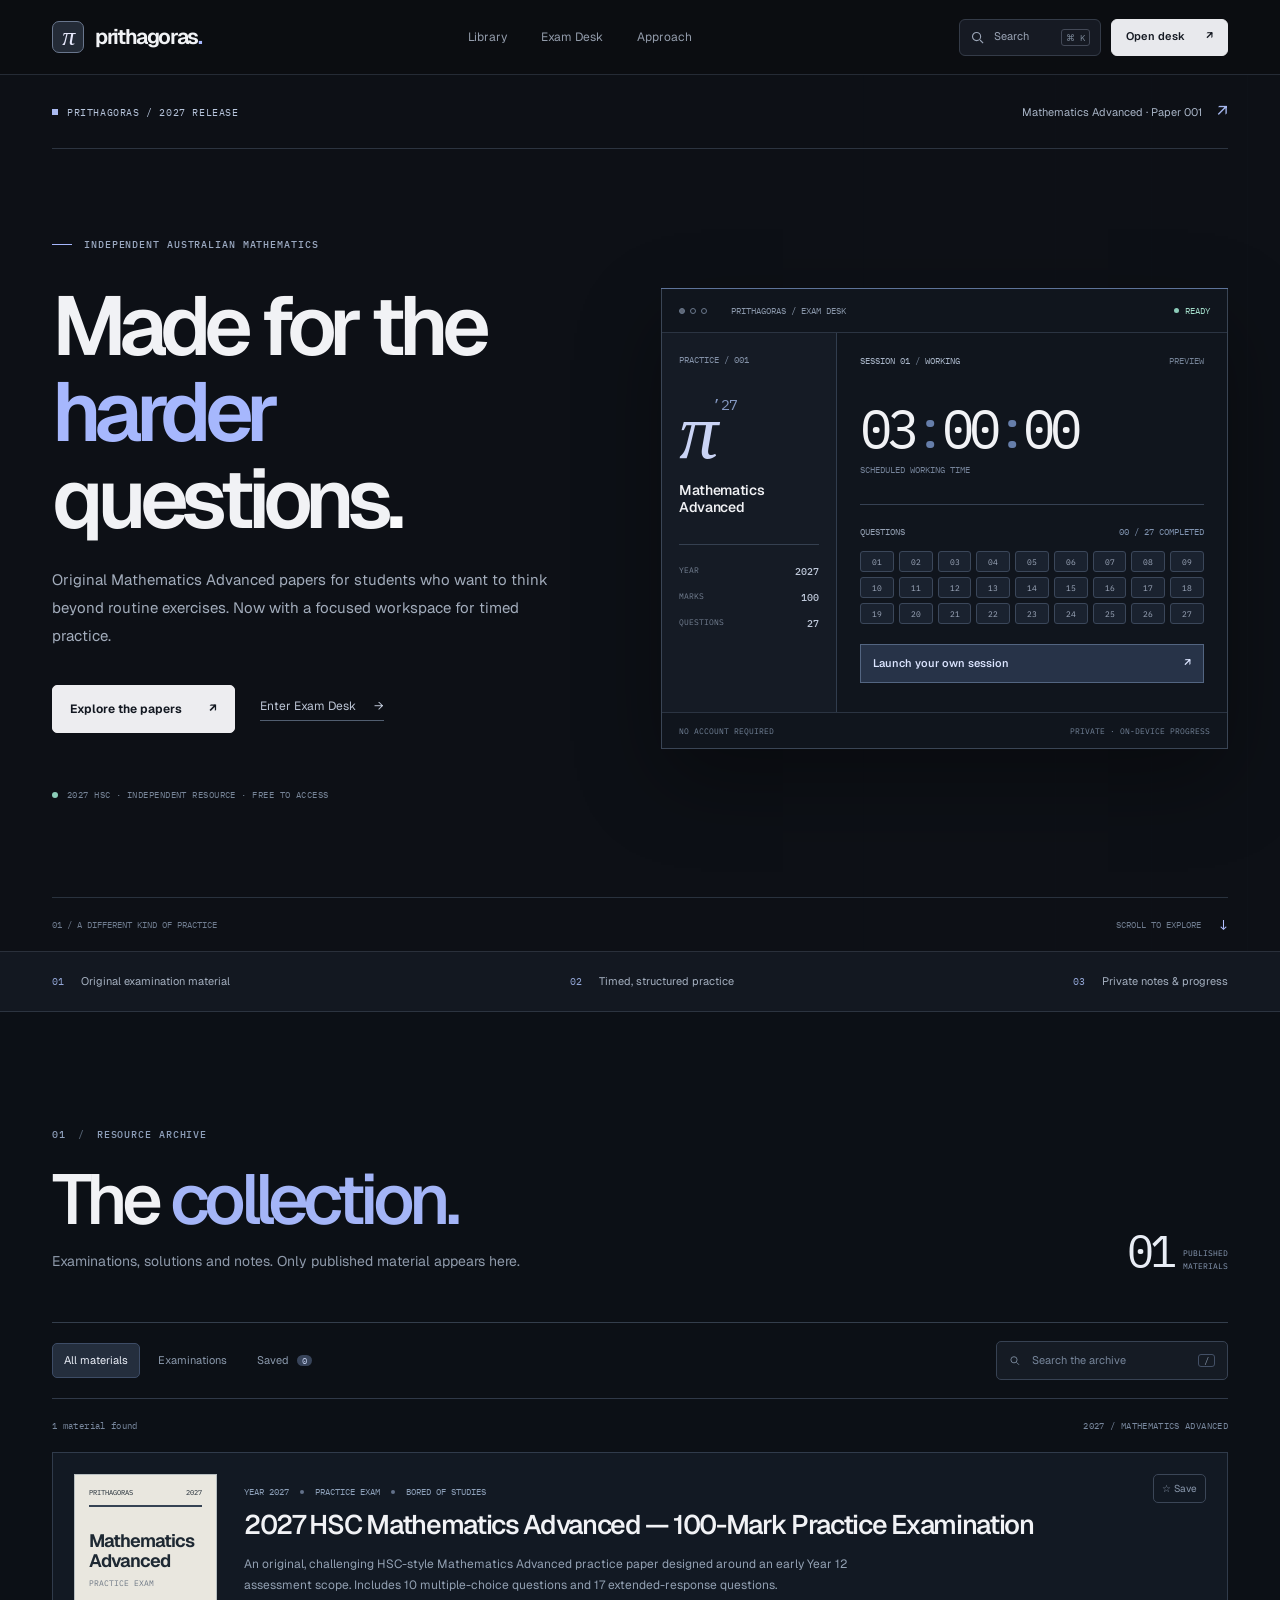
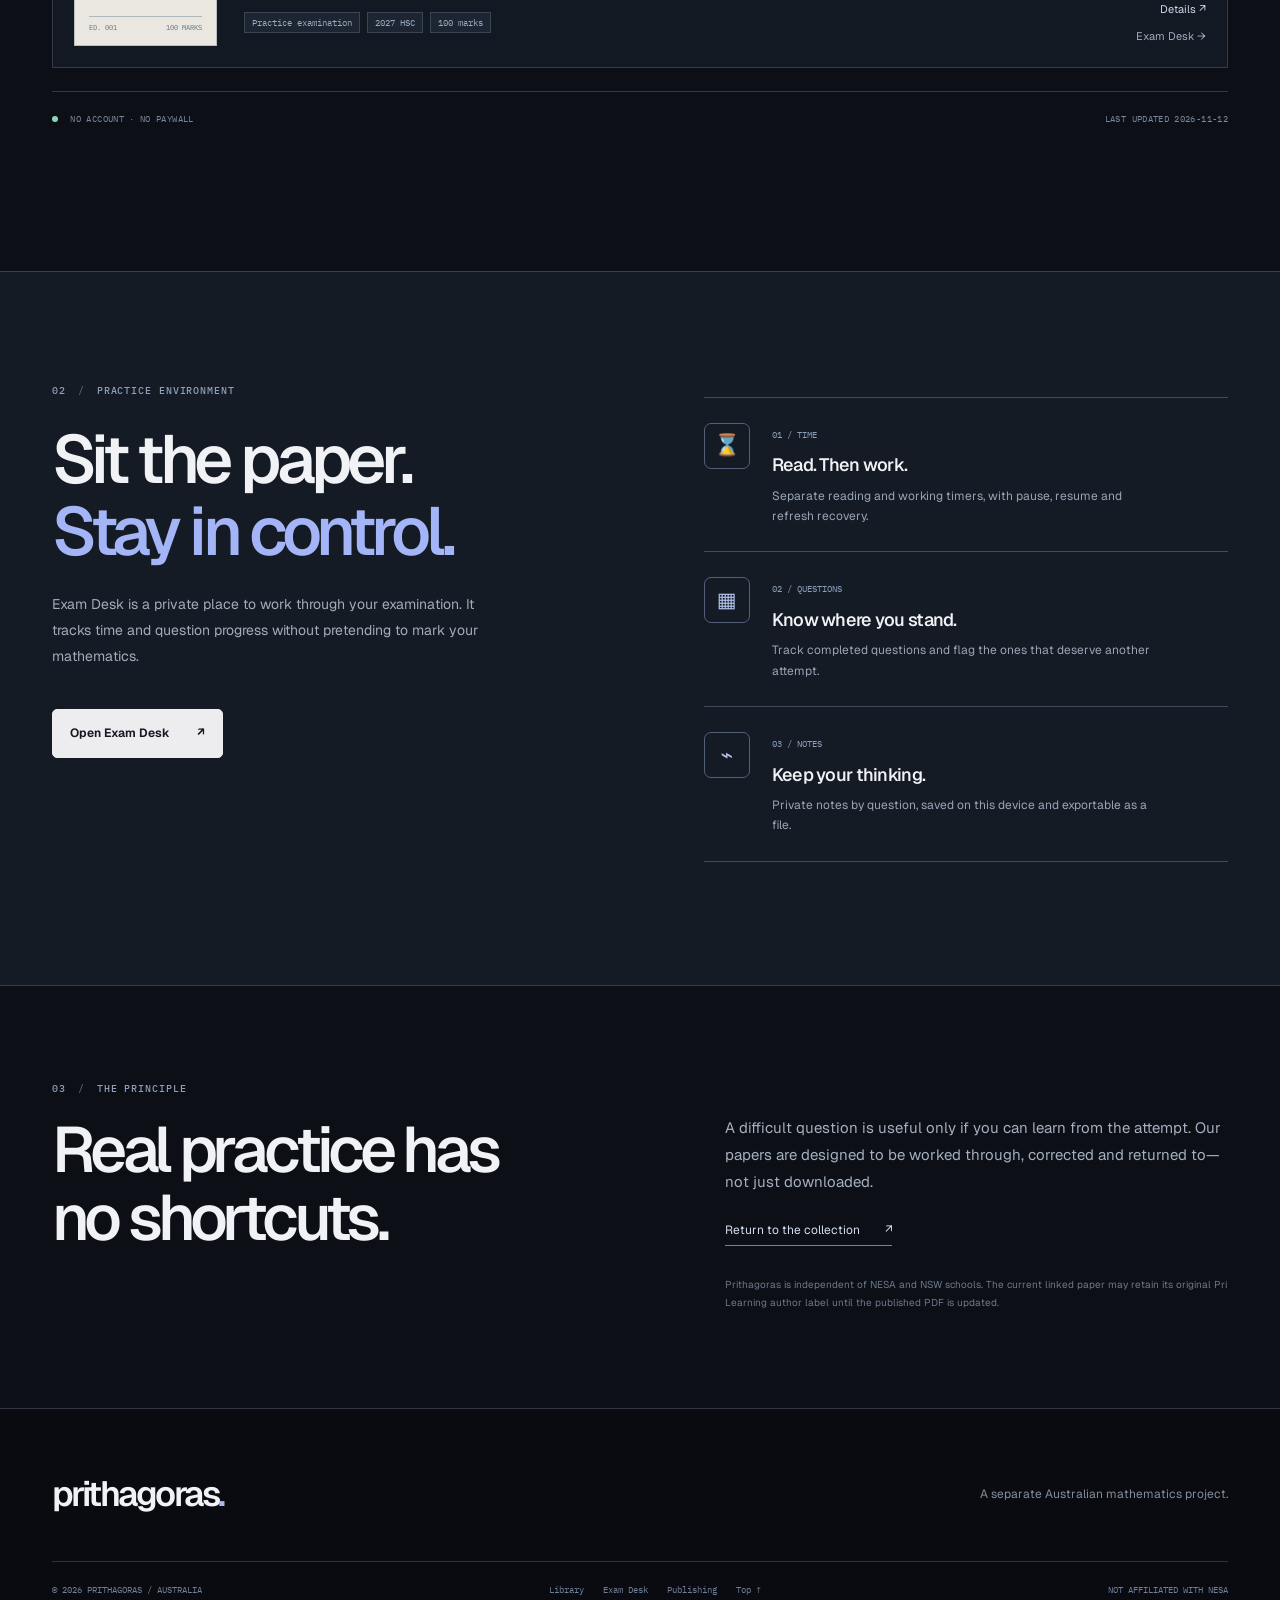
<file: index.html>
<!doctype html>
<html lang="en-AU">
<head>
<meta charset="utf-8"><meta name="viewport" content="width=device-width,initial-scale=1">
<meta name="theme-color" content="#0b0d11">
<meta name="description" content="Prithagoras publishes original, demanding mathematics papers for Australian HSC students. Explore the 2027 Mathematics Advanced paper and practise with a private Exam Desk.">
<meta property="og:title" content="Prithagoras — Made for the harder questions">
<meta property="og:description" content="Original HSC maths papers. A focused exam workspace. Independent Australian mathematics resources.">
<meta property="og:type" content="website">
<link rel="icon" type="image/svg+xml" href="./favicon.svg">
<link rel="preconnect" href="https://fonts.googleapis.com"><link rel="preconnect" href="https://fonts.gstatic.com" crossorigin>
<link href="https://fonts.googleapis.com/css2?family=Geist:wght@400;450;500;550;600;650;700&family=IBM+Plex+Mono:wght@400;500;600&display=swap" rel="stylesheet">
<link rel="stylesheet" href="./styles.css"><script src="./config.js"></script><script src="./script.js" defer></script>
<title>Prithagoras — Made for the harder questions</title>
</head>
<body>
<a href="#library" class="skip-link">Skip to materials</a>
<div class="site">
<header class="header" id="top">
  <div class="container header-inner">
    <a href="./" class="wordmark" aria-label="Prithagoras home"><span class="logo-glyph" aria-hidden="true">π</span><span>prithagoras<span class="brand-dot">.</span></span></a>
    <nav class="main-nav" id="main-nav" aria-label="Primary navigation"><a href="#library">Library</a><a href="#workspace">Exam Desk</a><a href="#principles">Approach</a></nav>
    <div class="nav-actions"><button id="open-search" class="search-trigger" type="button" aria-label="Open search"><svg viewBox="0 0 24 24" aria-hidden="true" fill="none" stroke="currentColor" stroke-width="1.8"><circle cx="10.5" cy="10.5" r="6.5"></circle><path d="m16 16 5 5"></path></svg><span>Search</span><kbd>⌘ K</kbd></button><a class="nav-library" href="./desk.html">Open desk <span>↗</span></a><a class="nav-library" id="app-signin" href="#" hidden>Sign in <span>↗</span></a><button type="button" id="nav-toggle" class="nav-toggle" aria-expanded="false" aria-controls="main-nav" aria-label="Toggle navigation"><span></span><span></span></button></div>
  </div>
</header>
<main>
<section class="hero" aria-labelledby="hero-title">
  <div class="container">
    <div class="release-line"><div><span class="release-square"></span><span>PRITHAGORAS / 2027 RELEASE</span></div><a href="#library">Mathematics Advanced · Paper 001 <span aria-hidden="true">↗</span></a></div>
    <div class="hero-grid">
      <div class="hero-copy">
        <div class="hero-overline"><span class="overline-rule"></span> INDEPENDENT AUSTRALIAN MATHEMATICS</div>
        <h1 id="hero-title">Made for the<br><span>harder</span> questions<span class="hero-stop">.</span></h1>
        <p>Original Mathematics Advanced papers for students who want to think beyond routine exercises. Now with a focused workspace for timed practice.</p>
        <div class="hero-buttons"><a href="#library" class="primary-button">Explore the papers <span>↗</span></a><a href="./desk.html" class="secondary-link">Enter Exam Desk <span>→</span></a></div>
        <div class="hero-footnote"><span class="mini-status-dot"></span> 2027 HSC · INDEPENDENT RESOURCE · FREE TO ACCESS</div>
      </div>
      <div class="hero-workspace" aria-label="Exam Desk preview — open the real workspace to start a practice session">
        <div class="workspace-top"><div class="workspace-window-dots"><i></i><i></i><i></i></div><span>PRITHAGORAS / EXAM DESK</span><span class="workspace-state"><i></i> READY</span></div>
        <div class="workspace-inside">
          <div class="workspace-left">
            <div class="workspace-kicker">PRACTICE / 001</div>
            <div class="workspace-paper-mark">π<span>’27</span></div>
            <div class="workspace-subject">Mathematics<br>Advanced</div>
            <div class="workspace-sep"></div>
            <div class="workspace-property"><span>YEAR</span><b>2027</b></div>
            <div class="workspace-property"><span>MARKS</span><b>100</b></div>
            <div class="workspace-property"><span>QUESTIONS</span><b>27</b></div>
          </div>
          <div class="workspace-right">
            <div class="workspace-internal-head"><span>SESSION 01 <span class="thin-slash">/</span> WORKING</span><span>PREVIEW</span></div>
            <div class="workspace-time">03<span>:</span>00<span>:</span>00</div>
            <div class="workspace-time-label">SCHEDULED WORKING TIME</div>
            <div class="workspace-divider"></div>
            <div class="workspace-question-head"><span>QUESTIONS</span><span>00 / 27 COMPLETED</span></div>
            <div class="workspace-question-grid" aria-hidden="true">
              <span>01</span><span>02</span><span>03</span><span>04</span><span>05</span><span>06</span><span>07</span><span>08</span><span>09</span>
              <span>10</span><span>11</span><span>12</span><span>13</span><span>14</span><span>15</span><span>16</span><span>17</span><span>18</span>
              <span>19</span><span>20</span><span>21</span><span>22</span><span>23</span><span>24</span><span>25</span><span>26</span><span>27</span>
            </div>
            <a href="./desk.html" class="workspace-launch">Launch your own session <span>↗</span></a>
          </div>
        </div>
        <div class="workspace-bottom"><span>NO ACCOUNT REQUIRED</span><span>PRIVATE · ON-DEVICE PROGRESS</span></div>
      </div>
    </div>
    <div class="hero-endline"><span>01 / A DIFFERENT KIND OF PRACTICE</span><span>SCROLL TO EXPLORE <span aria-hidden="true">↓</span></span></div>
  </div>
</section>

<section class="utility-strip"><div class="container utility-inner"><span><i>01</i> Original examination material</span><span><i>02</i> Timed, structured practice</span><span><i>03</i> Private notes & progress</span></div></section>

<section id="library" class="library-section" aria-labelledby="library-heading">
  <div class="container">
    <div class="section-head"><div><div class="section-label">01 <span>/</span> RESOURCE ARCHIVE</div><h2 id="library-heading">The <em>collection.</em></h2><p>Examinations, solutions and notes. Only published material appears here.</p></div><div class="section-count"><strong id="collection-count">01</strong><span>PUBLISHED<br>MATERIALS</span></div></div>
    <div class="library-shell">
      <div class="library-controls"><div class="filter-list" id="library-filters" role="group" aria-label="Resource filters"><button type="button" class="filter-button active" data-filter="all" aria-pressed="true">All materials</button><button type="button" class="filter-button" data-filter="exam" aria-pressed="false">Examinations</button><button type="button" class="filter-button" data-filter="solutions" aria-pressed="false">Solutions</button><button type="button" class="filter-button" data-filter="notes" aria-pressed="false">Notes</button><button type="button" class="filter-button" data-filter="saved" aria-pressed="false">Saved <span class="saved-badge" id="saved-count">0</span></button></div><label class="search-field" for="resource-search"><svg viewBox="0 0 24 24" aria-hidden="true" fill="none" stroke="currentColor" stroke-width="1.75"><circle cx="10.5" cy="10.5" r="6.5"></circle><path d="m16 16 5 5"></path></svg><input type="search" id="resource-search" placeholder="Search the archive" autocomplete="off"><kbd>/</kbd></label></div>
      <div class="library-meta"><span id="results-meta" aria-live="polite">Loading collection…</span><span>2027 / MATHEMATICS ADVANCED</span></div>
      <div class="resource-list" id="resource-list" aria-live="polite"><div class="resource-placeholder">Loading published materials…</div></div>
      <div class="library-footer"><span><i class="live-dot"></i> NO ACCOUNT · NO PAYWALL</span><span>LAST UPDATED <span id="library-updated">—</span></span></div>
    </div>
  </div>
</section>

<section id="workspace" class="product-section" aria-labelledby="workspace-heading">
  <div class="container">
    <div class="section-label">02 <span>/</span> PRACTICE ENVIRONMENT</div>
    <div class="product-grid">
      <div class="product-intro"><h2 id="workspace-heading">Sit the paper.<br><em>Stay in control.</em></h2><p>Exam Desk is a private place to work through your examination. It tracks time and question progress without pretending to mark your mathematics.</p><a href="./desk.html" class="product-button">Open Exam Desk <span>↗</span></a></div>
      <div class="feature-stack">
        <article class="feature-row"><div class="feature-icon">⌛</div><div><span>01 / TIME</span><h3>Read. Then work.</h3><p>Separate reading and working timers, with pause, resume and refresh recovery.</p></div></article>
        <article class="feature-row"><div class="feature-icon">▦</div><div><span>02 / QUESTIONS</span><h3>Know where you stand.</h3><p>Track completed questions and flag the ones that deserve another attempt.</p></div></article>
        <article class="feature-row"><div class="feature-icon">⌁</div><div><span>03 / NOTES</span><h3>Keep your thinking.</h3><p>Private notes by question, saved on this device and exportable as a file.</p></div></article>
      </div>
    </div>
  </div>
</section>

<section id="principles" class="principles-section"><div class="container principles-grid"><div><div class="section-label">03 <span>/</span> THE PRINCIPLE</div><h2>Real practice has<br>no shortcuts.</h2></div><div><p>A difficult question is useful only if you can learn from the attempt. Our papers are designed to be worked through, corrected and returned to—not just downloaded.</p><a href="#library">Return to the collection <span>↗</span></a><small>Prithagoras is independent of NESA and NSW schools. The current linked paper may retain its original Pri Learning author label until the published PDF is updated.</small></div></div></section>
</main>
<footer class="site-footer"><div class="container"><div class="footer-upper"><a href="#top" class="footer-wordmark">prithagoras<span>.</span></a><span>A separate Australian mathematics project.</span></div><div class="footer-lower"><span>© <span id="year">2026</span> PRITHAGORAS / AUSTRALIA</span><div><a href="#library">Library</a><a href="./desk.html">Exam Desk</a><a href="./studio.html">Publishing</a><a href="#top">Top ↑</a></div><span>NOT AFFILIATED WITH NESA</span></div></div></footer>
</div>

<dialog id="command-dialog" class="command-dialog" aria-labelledby="command-title"><div class="command-header"><div id="command-title">SEARCH PRITHAGORAS</div><button type="button" id="close-command" aria-label="Close search">ESC ✕</button></div><label class="command-input" for="command-input"><svg viewBox="0 0 24 24" aria-hidden="true" fill="none" stroke="currentColor" stroke-width="1.8"><circle cx="10.5" cy="10.5" r="6.5"></circle><path d="m16 16 5 5"></path></svg><input id="command-input" type="search" placeholder="Find papers, pages and tools…" autocomplete="off"></label><div class="command-results" id="command-results"></div><div class="command-footer"><span>↑ ↓ to navigate</span><span>↵ select · esc close</span></div></dialog>
<dialog id="resource-dialog" class="detail-dialog" aria-labelledby="detail-title"><div id="resource-dialog-body"></div><button type="button" id="close-resource" class="detail-close" aria-label="Close details">✕</button></dialog>
<div id="toast" class="toast" role="status" aria-live="polite"></div>
</body>
</html>
</file>
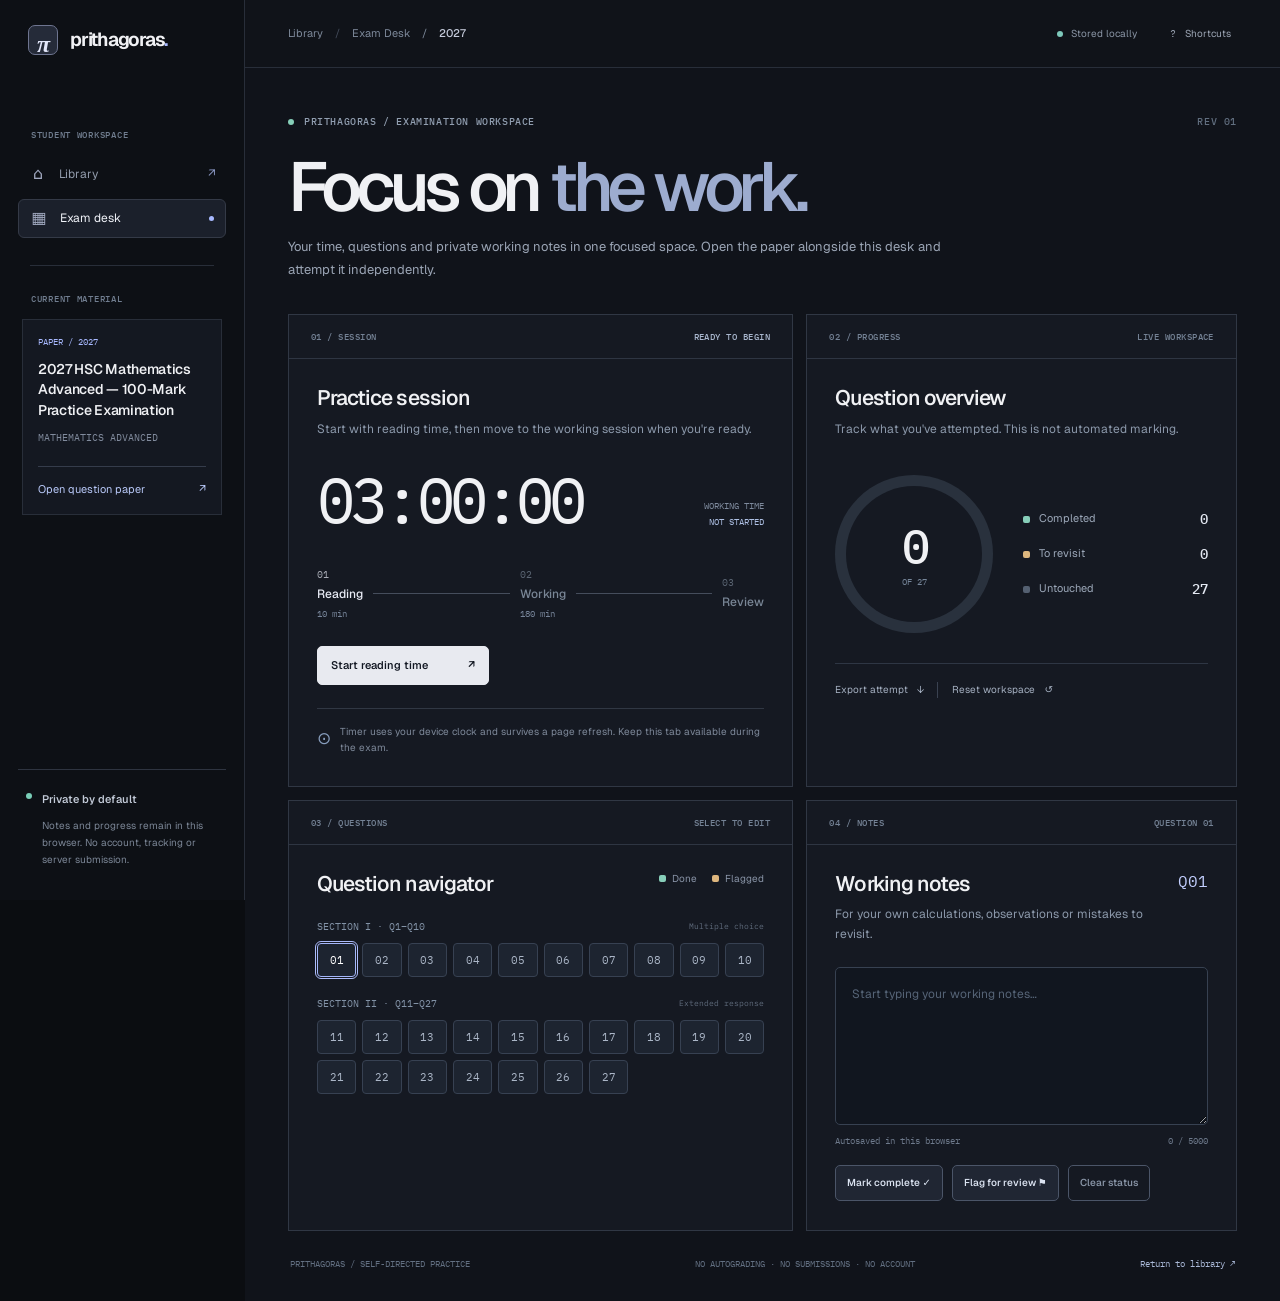
<file: desk.html>
<!doctype html>
<html lang="en-AU">
<head>
<meta charset="utf-8"><meta name="viewport" content="width=device-width,initial-scale=1">
<meta name="theme-color" content="#0b0d11"><meta name="description" content="Prithagoras Exam Desk — a private, focused workspace for timed HSC Mathematics Advanced practice.">
<title>Exam Desk — Prithagoras</title>
<link rel="icon" href="./favicon.svg" type="image/svg+xml">
<link rel="preconnect" href="https://fonts.googleapis.com"><link rel="preconnect" href="https://fonts.gstatic.com" crossorigin>
<link href="https://fonts.googleapis.com/css2?family=Geist:wght@400;450;500;550;600;650;700&family=IBM+Plex+Mono:wght@400;500;600&display=swap" rel="stylesheet">
<link rel="stylesheet" href="./desk.css"><script src="./config.js"></script><script src="./desk.js" type="module"></script>
</head>
<body>
<a class="skip-link" href="#desk-main">Skip to workspace</a>
<div class="desk-shell">
  <aside class="desk-rail" aria-label="Workspace navigation">
    <a class="desk-brand" href="./" aria-label="Prithagoras home"><span class="brand-icon">π</span><span>prithagoras<span class="dot">.</span></span></a>
    <div class="rail-label">STUDENT WORKSPACE</div>
    <nav class="rail-nav"><a href="./" class="rail-item"><span class="rail-icon">⌂</span> Library <span class="rail-arrow">↗</span></a><a class="rail-item active" href="./desk.html"><span class="rail-icon">▦</span> Exam desk <span class="rail-active"></span></a></nav>
    <div class="rail-divider"></div>
    <div class="rail-label">CURRENT MATERIAL</div>
    <div class="rail-paper"><div class="paper-label">PAPER / <span id="rail-year">2027</span></div><strong id="rail-title">Loading examination…</strong><div class="rail-meta" id="rail-meta">MATHEMATICS</div><a id="rail-source" class="rail-source" href="./" target="_blank" rel="noopener noreferrer">Open question paper <span>↗</span></a></div>
    <div class="rail-note"><span class="note-dot"></span><div><strong>Private by default</strong><p>Notes and progress remain in this browser. No account, tracking or server submission.</p></div></div>
  </aside>

  <main id="desk-main" class="desk-main">
    <header class="desk-topbar"><div class="breadcrumb"><a href="./">Library</a><span>/</span><span>Exam Desk</span><span>/</span><strong id="breadcrumb-year">2027</strong></div><div class="topbar-right"><span class="autosave-indicator"><span class="save-dot"></span><span id="save-message">Stored locally</span></span><button class="topbar-shortcut" id="shortcut-button" type="button" title="Show keyboard shortcuts">? <span>Shortcuts</span></button></div></header>
    <div class="desk-content">
      <div class="desk-intro"><div class="eyebrow"><span class="status-pulse"></span> PRITHAGORAS / EXAMINATION WORKSPACE <span class="rev">REV 01</span></div><h1>Focus on <span>the work.</span></h1><p id="desk-description">Your time, questions and private working notes in one focused space. Open the paper alongside this desk and attempt it independently.</p></div>

      <div class="desk-grid">
        <section class="timer-panel" aria-labelledby="session-heading">
          <div class="panel-header"><div class="panel-index">01 / SESSION</div><div class="session-status" id="session-status">READY TO BEGIN</div></div>
          <div class="timer-body">
            <h2 id="session-heading">Practice session</h2>
            <p class="session-subtitle" id="session-subtitle">Start with reading time, then move to the working session when you're ready.</p>
            <div class="timer-unit"><div class="timer-display" id="timer-display" role="timer" aria-live="off">03:00:00</div><div class="timer-side"><span id="timer-label">WORKING TIME</span><span id="timer-mode">NOT STARTED</span></div></div>
            <div class="phase-track" aria-label="Session phases"><div id="reading-phase" class="phase active"><span class="phase-icon">01</span><span>Reading</span><small id="reading-duration">10 min</small></div><div class="phase-line"></div><div id="working-phase" class="phase"><span class="phase-icon">02</span><span>Working</span><small id="working-duration">180 min</small></div><div class="phase-line"></div><div id="review-phase" class="phase"><span class="phase-icon">03</span><span>Review</span></div></div>
            <div class="session-actions"><button type="button" class="button primary" id="start-button">Start reading time <span>↗</span></button><button type="button" class="button secondary" id="pause-button" hidden>Pause</button><button type="button" class="button secondary" id="skip-button" hidden>Start working now →</button><button type="button" class="button secondary" id="finish-button" hidden>Finish attempt</button></div>
            <div class="timer-footnote"><span>⊙</span><span>Timer uses your device clock and survives a page refresh. Keep this tab available during the exam.</span></div>
          </div>
        </section>

        <section class="overview-panel" aria-labelledby="overview-heading">
          <div class="panel-header"><div class="panel-index">02 / PROGRESS</div><div class="panel-aside">LIVE WORKSPACE</div></div>
          <div class="overview-body"><h2 id="overview-heading">Question overview</h2><p>Track what you've attempted. This is not automated marking.</p>
            <div class="progress-display"><div class="progress-ring" id="progress-ring" style="--percent:0"><div class="progress-ring-inner"><strong id="progress-count">0</strong><span>OF <span id="progress-total">27</span></span></div></div><div class="progress-stats"><div><span class="key-dot completed"></span><span>Completed</span><strong id="completed-count">0</strong></div><div><span class="key-dot flagged"></span><span>To revisit</span><strong id="flagged-count">0</strong></div><div><span class="key-dot unseen"></span><span>Untouched</span><strong id="untouched-count">27</strong></div></div></div>
            <div class="overview-actions"><button type="button" id="export-button">Export attempt <span>↓</span></button><button type="button" id="reset-button">Reset workspace <span>↺</span></button></div>
            <p class="panel-aside" id="desk-account-note" hidden>Your notes remain in this browser until you choose to add them to your Prithagoras account. <a id="desk-account-link" href="#">Add them to your account</a></p>
          </div>
        </section>

        <section class="question-panel" aria-labelledby="questions-heading">
          <div class="panel-header"><div class="panel-index">03 / QUESTIONS</div><div class="panel-aside">SELECT TO EDIT</div></div>
          <div class="question-body"><div class="question-heading"><h2 id="questions-heading">Question navigator</h2><div class="question-legend"><span><i class="key-dot completed"></i> Done</span><span><i class="key-dot flagged"></i> Flagged</span></div></div><div id="question-groups" class="question-groups" aria-label="Questions"></div></div>
        </section>

        <section class="notes-panel" aria-labelledby="notes-heading">
          <div class="panel-header"><div class="panel-index">04 / NOTES</div><div class="panel-aside" id="note-question-label">QUESTION 01</div></div>
          <div class="notes-body"><div class="notes-headline"><div><h2 id="notes-heading">Working notes</h2><p>For your own calculations, observations or mistakes to revisit.</p></div><div class="notes-current" id="notes-question">Q01</div></div>
            <textarea id="working-notes" aria-label="Private notes for selected question" maxlength="5000" spellcheck="true" placeholder="Start typing your working notes…"></textarea><div class="notes-footer"><span>Autosaved in this browser</span><span id="note-count">0 / 5000</span></div>
            <div class="notes-actions"><button type="button" id="mark-done" class="button done-button">Mark complete <span>✓</span></button><button type="button" id="mark-flag" class="button flag-button">Flag for review <span>⚑</span></button><button type="button" id="clear-question" class="button clear-button">Clear status</button></div>
          </div>
        </section>
      </div>

      <div class="desk-footer"><span>PRITHAGORAS / SELF-DIRECTED PRACTICE</span><span>NO AUTOGRADING · NO SUBMISSIONS · NO ACCOUNT</span><a href="./">Return to library ↗</a></div>
    </div>
  </main>
</div>
<dialog id="shortcuts-dialog" class="shortcuts-dialog" aria-labelledby="shortcuts-title"><div class="dialog-heading"><h2 id="shortcuts-title">Keyboard shortcuts</h2><button type="button" id="close-shortcuts" aria-label="Close shortcuts">✕</button></div><div class="shortcut-row"><span>Move between questions</span><kbd>←</kbd><kbd>→</kbd></div><div class="shortcut-row"><span>Toggle completed</span><kbd>D</kbd></div><div class="shortcut-row"><span>Toggle flag</span><kbd>F</kbd></div><div class="shortcut-row"><span>Focus note editor</span><kbd>N</kbd></div><div class="shortcut-row"><span>Show shortcuts</span><kbd>?</kbd></div><p>Shortcuts are disabled while you're typing in a field.</p></dialog>
<div class="desk-toast" id="desk-toast" aria-live="polite" role="status"></div>
</body>
</html>
</file>
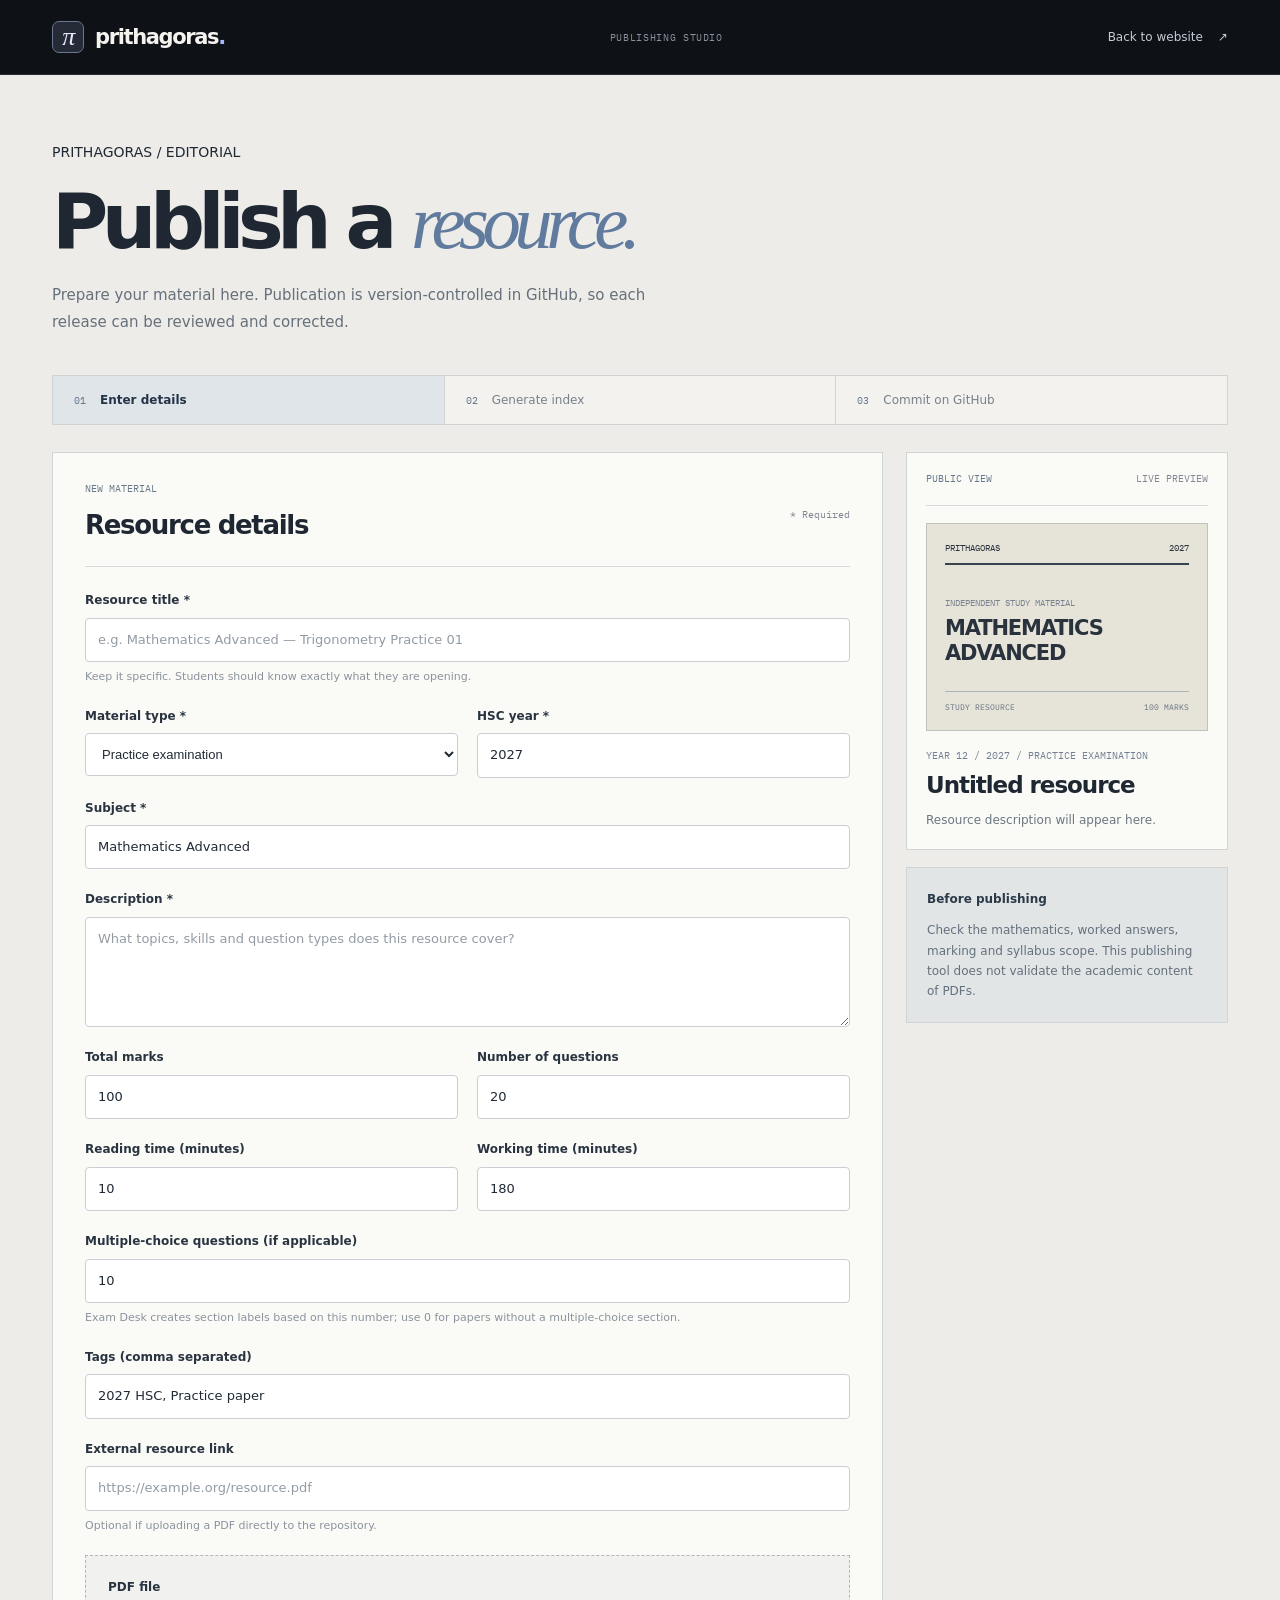
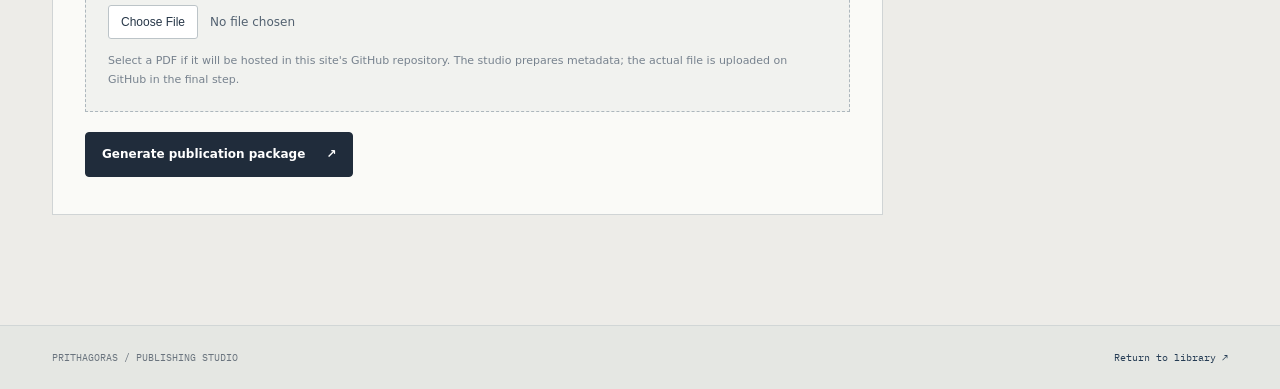
<file: studio.html>
<!doctype html>
<html lang="en-AU">
<head>
<meta charset="utf-8"><meta name="viewport" content="width=device-width,initial-scale=1">
<meta name="robots" content="noindex,nofollow"><meta name="theme-color" content="#0e1116">
<title>Publishing studio — Prithagoras</title>
<link rel="icon" type="image/svg+xml" href="./favicon.svg">
<link rel="preconnect" href="https://fonts.googleapis.com"><link rel="preconnect" href="https://fonts.gstatic.com" crossorigin>
<link href="https://fonts.googleapis.com/css2?family=DM+Sans:wght@400;500;600;700&family=IBM+Plex+Mono:wght@400;500;600&family=Instrument+Serif:ital@0;1&display=swap" rel="stylesheet">
<link rel="stylesheet" href="./styles.css"><link rel="stylesheet" href="./studio.css">
<script src="./studio.js" defer></script>
</head>
<body class="studio-page">
  <header class="header"><div class="container header-inner">
    <a href="./" class="wordmark" aria-label="Prithagoras home"><span class="logo-glyph" aria-hidden="true">π</span><span>prithagoras<span class="brand-dot">.</span></span></a>
    <div class="studio-header-label">PUBLISHING STUDIO</div>
    <a class="studio-header-link" href="./">Back to website <span aria-hidden="true">↗</span></a>
  </div></header>
  <main class="studio-page-main">
    <div class="container">
      <div class="studio-intro">
        <div class="overline">PRITHAGORAS <span class="divider-tick">/</span> EDITORIAL</div>
        <h1>Publish a <em>resource.</em></h1>
        <p>Prepare your material here. Publication is version-controlled in GitHub, so each release can be reviewed and corrected.</p>
      </div>
      <div class="studio-process"><span class="active"><b>01</b> Enter details</span><span><b>02</b> Generate index</span><span><b>03</b> Commit on GitHub</span></div>
      <div class="studio-grid">
        <section class="editor-panel" aria-labelledby="resource-details">
          <div class="panel-heading"><div><div class="overline">NEW MATERIAL</div><h2 id="resource-details">Resource details</h2></div><span>* Required</span></div>
          <form id="resource-form" novalidate>
            <div class="form-field"><label for="r-title">Resource title *</label><input id="r-title" type="text" maxlength="130" required placeholder="e.g. Mathematics Advanced — Trigonometry Practice 01"><small>Keep it specific. Students should know exactly what they are opening.</small></div>
            <div class="field-row">
              <div class="form-field"><label for="r-type">Material type *</label><select id="r-type"><option value="exam">Practice examination</option><option value="solutions">Worked solutions</option><option value="notes">Study notes</option></select></div>
              <div class="form-field"><label for="r-year">HSC year *</label><input id="r-year" type="number" min="2024" max="2035" value="2027" required></div>
            </div>
            <div class="form-field"><label for="r-subject">Subject *</label><input id="r-subject" type="text" value="Mathematics Advanced" maxlength="80" required></div>
            <div class="form-field"><label for="r-description">Description *</label><textarea id="r-description" minlength="25" maxlength="600" rows="4" placeholder="What topics, skills and question types does this resource cover?" required></textarea></div>
            <div class="field-row">
              <div class="form-field"><label for="r-marks">Total marks</label><input id="r-marks" type="number" min="0" max="1000" value="100"></div>
              <div class="form-field"><label for="r-questions">Number of questions</label><input id="r-questions" type="number" min="0" max="500" value="20"></div>
            </div>
            <div id="exam-details" class="exam-details">
              <div class="field-row">
                <div class="form-field"><label for="r-reading">Reading time (minutes)</label><input id="r-reading" type="number" min="0" max="90" value="10"></div>
                <div class="form-field"><label for="r-working">Working time (minutes)</label><input id="r-working" type="number" min="1" max="600" value="180"></div>
              </div>
              <div class="form-field"><label for="r-mcq">Multiple-choice questions (if applicable)</label><input id="r-mcq" type="number" min="0" max="500" value="10"><small>Exam Desk creates section labels based on this number; use 0 for papers without a multiple-choice section.</small></div>
            </div>
            <div class="form-field"><label for="r-tags">Tags (comma separated)</label><input id="r-tags" type="text" value="2027 HSC, Practice paper" maxlength="180"></div>
            <div class="form-field"><label for="r-url">External resource link</label><input id="r-url" type="url" placeholder="https://example.org/resource.pdf"><small>Optional if uploading a PDF directly to the repository.</small></div>
            <div class="upload-zone"><label for="r-file">PDF file</label><input id="r-file" type="file" accept=".pdf,application/pdf"><p id="file-status">Select a PDF if it will be hosted in this site's GitHub repository. The studio prepares metadata; the actual file is uploaded on GitHub in the final step.</p></div>
            <div id="form-errors" class="form-errors" hidden role="alert"></div>
            <button type="submit" class="studio-primary">Generate publication package <span>↗</span></button>
          </form>
        </section>
        <aside class="studio-side">
          <div class="studio-preview">
            <div class="panel-heading"><div class="overline">PUBLIC VIEW</div><span>LIVE PREVIEW</span></div>
            <div class="mini-paper" aria-hidden="true"><div class="mini-paper-top"><span>PRITHAGORAS</span><span>2027</span></div><span class="mini-paper-label">INDEPENDENT STUDY MATERIAL</span><strong id="preview-subject">MATHEMATICS ADVANCED</strong><div class="mini-paper-base"><span>STUDY RESOURCE</span><span id="preview-marks">100 MARKS</span></div></div>
            <div class="preview-kicker" id="preview-kicker">YEAR 12 / 2027 / EXAM</div>
            <h3 id="preview-title">Your resource title</h3>
            <p id="preview-description">Resource description will appear here.</p>
          </div>
          <div class="editor-note"><strong>Before publishing</strong><p>Check the mathematics, worked answers, marking and syllabus scope. This publishing tool does not validate the academic content of PDFs.</p></div>
        </aside>
      </div>
      <section id="publication" class="publication-panel" hidden aria-labelledby="publication-title">
        <div class="overline">NEXT STEP / GITHUB</div>
        <h2 id="publication-title">Ready to publish.</h2>
        <p>Your updated catalogue file is prepared. Only an authorised GitHub collaborator can commit it.</p>
        <ol>
          <li id="upload-step">If you selected a PDF, upload it to the repository's <code>materials/</code> folder, keeping the filename unchanged.</li>
          <li>Copy the complete generated JSON below and replace the contents of <code>resources.json</code> on GitHub.</li>
          <li>Commit your changes. The public site updates when GitHub Pages finishes deploying.</li>
        </ol>
        <div class="publish-actions"><a class="studio-action" href="https://github.com/Priysharan19/prithagoras-web/upload/main/materials" target="_blank" rel="noopener noreferrer">Upload PDF on GitHub ↗</a><a class="studio-action" href="https://github.com/Priysharan19/prithagoras-web/edit/main/resources.json" target="_blank" rel="noopener noreferrer">Edit resources.json ↗</a></div>
        <label for="generated-json">Complete generated resources.json</label>
        <textarea id="generated-json" rows="12" spellcheck="false" readonly></textarea>
        <div class="publish-actions"><button type="button" class="studio-primary" id="copy-json">Copy complete JSON</button><button type="button" class="studio-action" id="download-json">Download JSON ↓</button></div>
        <p class="publish-warning">This studio does not upload documents automatically or store GitHub credentials. If another editor has published since you opened this page, reload and regenerate before committing.</p>
      </section>
    </div>
  </main>
  <footer class="studio-footer"><div class="container"><span>PRITHAGORAS / PUBLISHING STUDIO</span><a href="./">Return to library ↗</a></div></footer>
  <div id="toast" class="toast" role="status" aria-live="polite"></div>
</body>
</html>
</file>
<file: styles.css>
/* PRITHAGORAS / 2027 — purpose-built mathematics interface */
:root{color-scheme:dark;--bg:#0b0d11;--surface:#11151c;--surface2:#161b24;--surface3:#1e2531;--border:#2a303b;--border2:#3a4453;--text:#f1f2f5;--muted:#a0a8b6;--subtle:#6b7585;--accent:#a6b7fd;--green:#88d2be;--mono:"IBM Plex Mono",ui-monospace,monospace;--font:"Geist",Inter,system-ui,sans-serif;--serif:Georgia,serif}
*{box-sizing:border-box}html{scroll-behavior:smooth;scroll-padding-top:80px}body{background:var(--bg);margin:0;color:var(--text);font:400 14px/1.56 var(--font);-webkit-font-smoothing:antialiased}a{color:inherit;text-decoration:none}button,input,textarea{font:inherit}button{cursor:pointer}button:focus-visible,a:focus-visible,input:focus-visible{outline:2px solid var(--accent);outline-offset:3px}::selection{background:#a4b3f3;color:#10131a}.container{max-width:1360px;width:calc(100% - 104px);margin-inline:auto}.skip-link{position:absolute;top:-90px;left:14px;z-index:100;background:white;color:#141a24;padding:10px}.skip-link:focus{top:12px}
.header{position:relative;z-index:20;background:#0b0d11;border-bottom:1px solid #252b35}.header-inner{display:flex;align-items:center;justify-content:space-between;gap:25px;min-height:74px}.wordmark{display:inline-flex;align-items:center;gap:11px;font-size:21px;font-weight:650;letter-spacing:-.065em;flex-shrink:0}.logo-glyph{display:grid;place-items:center;width:32px;height:32px;border:1px solid #69768d;background:#242b37;color:#e7e8fb;border-radius:7px;font:italic 26px Georgia,serif}.brand-dot{color:var(--accent)}.main-nav{display:flex;align-items:center;gap:34px;margin-left:auto;margin-right:auto}.main-nav a{font-size:12px;color:#939cab;transition:color .18s}.main-nav a:hover{color:#fff}.nav-actions{display:flex;align-items:center;gap:10px}.search-trigger{border:1px solid #343b48;border-radius:6px;background:#161a23;color:#9ba5b6;min-width:142px;height:37px;display:flex;align-items:center;gap:9px;padding:0 10px;font-size:11px}.search-trigger svg{width:15px;height:15px}.search-trigger kbd{margin-left:auto;border:1px solid #434957;color:#7c8999;font:9px var(--mono);padding:2px 4px;border-radius:3px}.search-trigger:hover{color:white;background:#202530}.nav-library{display:inline-flex;align-items:center;gap:21px;justify-content:space-between;height:37px;background:#e8e9ed;color:#161b24;font-weight:600;font-size:11px;padding:0 14px;border:1px solid #e8e9ed;border-radius:6px;white-space:nowrap}.nav-library:hover{background:white}.nav-toggle{display:none}
.hero{background:#0d1016;border-bottom:1px solid var(--border);position:relative}.hero:after{content:"";position:absolute;inset:0;pointer-events:none;background-image:linear-gradient(90deg,transparent 99%,rgba(118,135,176,.035) 100%);background-size:96px 96px;mask-image:linear-gradient(90deg,transparent 60%,#000 100%)}.release-line{display:flex;align-items:center;justify-content:space-between;gap:10px;padding-top:24px;padding-bottom:22px;border-bottom:1px solid #2c3440;position:relative;z-index:1}.release-line>div{display:flex;gap:9px;align-items:center;color:#b6c4db;font:10px var(--mono);letter-spacing:.06em}.release-square{width:6px;height:6px;background:#aabaf0}.release-line>a{color:#a8b4c6;font-size:11px;display:flex;gap:15px;align-items:center}.release-line>a:hover{color:white}.release-line>a span{font-size:17px;color:#a6b8ef}.hero-grid{display:grid;grid-template-columns:minmax(0,.96fr) minmax(0,1fr);gap:65px;align-items:center;padding:89px 0 97px;position:relative;z-index:1}.hero-overline,.section-label{color:#9ba9c1;font:500 10px var(--mono);letter-spacing:.09em;display:flex;align-items:center;gap:12px}.overline-rule{width:20px;height:1px;background:var(--accent)}.hero h1{font-weight:600;font-size:clamp(62px,6.5vw,99px);letter-spacing:-.079em;line-height:1.045;margin:32px 0 23px}.hero h1 span:not(.hero-stop){color:var(--accent)}.hero h1 .hero-stop{color:#fafbfc}.hero-copy>p{color:#a2acbb;max-width:510px;font-size:15px;line-height:1.85;margin:0}.hero-buttons{display:flex;align-items:center;gap:25px;margin-top:35px}.primary-button,.product-button{background:#ededf0;color:#131821;font-size:12px;font-weight:650;padding:14px 17px;border:1px solid #ededf0;border-radius:5px;display:inline-flex;gap:27px;align-items:center;justify-content:space-between;transition:background .2s,transform .2s}.primary-button:hover,.product-button:hover{background:white;transform:translateY(-2px)}.secondary-link{color:#bdc6d6;font-size:12px;padding-bottom:5px;border-bottom:1px solid #515e70;display:inline-flex;gap:18px;align-items:center}.secondary-link:hover{color:white}.hero-footnote{display:flex;align-items:center;gap:9px;color:#778598;font:9px var(--mono);letter-spacing:.05em;margin-top:56px}.mini-status-dot{height:6px;width:6px;border-radius:50%;background:#8bcdb8}
.hero-workspace{border:1px solid #3a4555;background:#10151d;box-shadow:0 32px 80px #0005;min-width:0;position:relative}.hero-workspace:before{content:"";position:absolute;inset:-1px;pointer-events:none;border-top:1px solid #5e7399}.workspace-top,.workspace-bottom{display:flex;align-items:center;justify-content:space-between;gap:12px;min-height:44px;padding:0 17px;border-bottom:1px solid #2b3442;color:#8996a9;font:9px var(--mono)}.workspace-top>span:nth-child(2){margin-right:auto}.workspace-window-dots{display:flex;gap:5px;margin-right:12px}.workspace-window-dots i{width:6px;height:6px;border:1px solid #6a788c;border-radius:50%}.workspace-window-dots i:first-child{background:#5d6675}.workspace-state{display:flex;align-items:center;gap:6px;color:#a2dbc9}.workspace-state i{height:5px;width:5px;background:#8ccbb9;border-radius:50%}.workspace-inside{display:grid;grid-template-columns:175px minmax(0,1fr);min-height:379px}.workspace-left{background:#151b25;border-right:1px solid #313d4e;padding:21px 17px}.workspace-kicker{color:#8391a7;font:9px var(--mono)}.workspace-paper-mark{font:italic 78px/.95 Georgia,serif;color:#cad4f5;margin:30px 0 12px;letter-spacing:-.08em}.workspace-paper-mark span{font:15px var(--mono);color:#8498c1;letter-spacing:-.03em;vertical-align:top}.workspace-subject{font-size:14px;line-height:1.25;letter-spacing:-.025em;font-weight:550}.workspace-sep{height:1px;background:#354050;margin:27px 0 20px}.workspace-property{display:flex;justify-content:space-between;gap:12px;margin-bottom:13px}.workspace-property span{color:#737f91;font:8px var(--mono)}.workspace-property b{font:500 10px var(--mono);color:#c0cadb}.workspace-right{padding:22px 23px 18px;min-width:0}.workspace-internal-head,.workspace-question-head{display:flex;justify-content:space-between;gap:9px;color:#a9b6c9;font:9px var(--mono)}.workspace-internal-head span:last-child{color:#738195}.thin-slash{color:#5c6777}.workspace-time{font:400 clamp(40px,4.2vw,61px)/1 var(--mono);letter-spacing:-.09em;margin:36px 0 8px;white-space:nowrap}.workspace-time>span{color:#667eaa}.workspace-time-label{font:9px var(--mono);color:#748298}.workspace-divider{height:1px;background:#364153;margin:29px 0 21px}.workspace-question-head{font-size:9px;color:#939fb2}.workspace-question-head span:last-child{color:#7f92af}.workspace-question-grid{display:grid;grid-template-columns:repeat(9,minmax(0,1fr));gap:5px;margin-top:14px}.workspace-question-grid span{height:21px;min-width:0;display:grid;place-items:center;border:1px solid #3b475a;color:#9faabd;border-radius:3px;background:#1a222f;font:8px var(--mono)}.workspace-launch{margin-top:20px;display:flex;align-items:center;justify-content:space-between;padding:10px 12px;border:1px solid #536581;background:#273348;color:#dce5ff;font-size:11px;font-weight:550}.workspace-launch:hover{background:#35445c}.workspace-bottom{border-top:1px solid #2b3442;border-bottom:0;min-height:36px;font-size:8px;color:#718196}.hero-endline{border-top:1px solid #29323e;display:flex;justify-content:space-between;align-items:center;padding:17px 0;color:#6f7c8f;font:9px var(--mono);position:relative;z-index:1}.hero-endline>span:last-child{display:flex;align-items:center;gap:18px}.hero-endline span span{font-size:15px;color:#b2bfff}
.utility-strip{border-bottom:1px solid #2c3440;background:#131821}.utility-inner{display:flex;justify-content:space-between;gap:18px;padding:21px 0}.utility-inner>span{font-size:11px;color:#a5b0c0}.utility-inner i{font:10px var(--mono);color:#94a7d8;font-style:normal;margin-right:14px}
.library-section{padding:116px 0 126px;background:#0c1016}.section-head{display:flex;align-items:flex-end;justify-content:space-between;gap:25px;margin-bottom:49px}.section-label{color:#8e9fba}.section-label span{color:#536071}.section-head h2,.product-intro h2,.principles-grid h2{font-size:clamp(44px,5.5vw,77px);line-height:1.07;font-weight:550;letter-spacing:-.072em;margin:21px 0 13px}.section-head h2 em,.product-intro h2 em{font-style:normal;color:#a4b5f7}.section-head p{font-size:14px;color:#8f9aab;margin:0}.section-count{display:flex;align-items:flex-end;gap:10px;color:#8899b3}.section-count strong{font:400 45px/1 var(--mono);letter-spacing:-.09em;color:#e9edf5}.section-count span{font:8px/1.6 var(--mono)}
.library-shell{border-top:1px solid #343e4c}.library-controls{display:flex;align-items:center;justify-content:space-between;gap:20px;padding:18px 0;border-bottom:1px solid #303948}.filter-list{display:flex;flex-wrap:wrap;gap:6px}.filter-button{background:transparent;border:1px solid transparent;border-radius:5px;color:#8b99ac;padding:8px 11px;font-size:11px;white-space:nowrap}.filter-button:hover{background:#1a202b;color:white}.filter-button.active{background:#242e3d;color:#ecf0f9;border-color:#3d4c66}.filter-button[hidden]{display:none}.saved-badge{display:inline-flex;justify-content:center;align-items:center;background:#38445a;border-radius:9px;padding:0 5px;margin-left:5px;color:#c0cbea;font:9px var(--mono)}.search-field{display:flex;align-items:center;gap:10px;min-height:39px;max-width:280px;min-width:180px;background:#151b24;border:1px solid #374253;border-radius:5px;padding:0 12px;color:#8796aa}.search-field:focus-within{border-color:#8299c7}.search-field svg{height:15px;width:15px}.search-field input{min-width:0;width:100%;background:transparent;border:0;color:#e0e6f1;font-size:11px;outline:0}.search-field input::placeholder{color:#77869b}.search-field kbd{font:9px var(--mono);border:1px solid #435066;padding:0 5px;border-radius:3px}.library-meta,.library-footer{display:flex;justify-content:space-between;gap:16px;padding:21px 0;color:#78879d;font:9px var(--mono);letter-spacing:.04em}.resource-list{min-height:205px}.resource-card{display:grid;grid-template-columns:143px minmax(0,1fr) auto;gap:27px;align-items:center;min-height:216px;border:1px solid #303b4b;background:#121923;margin-bottom:12px;padding:21px;transition:border-color .2s,transform .2s}.resource-card:hover{border-color:#5e7091;transform:translateY(-1px)}.resource-cover{width:143px;min-height:172px;background:#e9e7df;border:1px solid #b7bec0;color:#1e2933;display:flex;flex-direction:column;padding:13px 14px}.resource-cover-head{display:flex;justify-content:space-between;border-bottom:2px solid #364354;padding-bottom:8px;gap:10px;font:7px var(--mono)}.resource-cover-topic{font-size:18px;line-height:1.12;letter-spacing:-.055em;font-weight:650;margin-top:24px;overflow-wrap:anywhere}.resource-cover-kind{color:#6f7986;font:8px var(--mono);margin-top:7px}.resource-cover-foot{margin-top:auto;display:flex;justify-content:space-between;border-top:1px solid #aeb7ba;padding-top:6px;font:7px var(--mono);color:#647281}.resource-copy{min-width:0}.resource-meta{display:flex;align-items:center;gap:11px;color:#8da0b9;font:9px var(--mono);text-transform:uppercase}.resource-meta .meta-divider{height:4px;width:4px;background:#62718a;border-radius:50%}.resource-title{font-size:clamp(20px,2.1vw,28px);font-weight:550;letter-spacing:-.049em;line-height:1.2;margin:12px 0}.resource-title>a:hover{color:#bccaff}.resource-description{color:#92a0b2;font-size:12px;line-height:1.75;max-width:660px;margin:0}.resource-chips{display:flex;gap:7px;flex-wrap:wrap;margin-top:16px}.resource-chips span{border:1px solid #3b4655;background:#1c2531;padding:4px 7px;font:9px var(--mono);color:#9aaac0}.resource-actions{display:flex;flex-direction:column;align-self:stretch;align-items:flex-end;justify-content:space-between;gap:20px;white-space:nowrap}.resource-save{padding:6px 8px;background:transparent;border:1px solid #3b4657;border-radius:5px;color:#8997ac;font-size:10px}.resource-save:hover,.resource-save.saved{color:#b8c7f9;background:#28344a;border-color:#63749a}.resource-open,.resource-practice{display:flex;gap:11px;align-items:center;font-size:11px;color:#cbd6ec}.resource-open:hover,.resource-practice:hover{color:white}.resource-practice{color:#9facbf}.resource-actions-bottom{display:grid;gap:10px;justify-items:end}
.empty-state,.resource-placeholder{border:1px dashed #3a4658;padding:56px 20px;text-align:center;color:#95a4b7;font-size:12px}.empty-state strong{font-size:17px;display:block;margin-bottom:5px;color:white;font-weight:550}.empty-state button{margin-top:13px;padding:8px 12px;background:#2a3548;border:1px solid #4f627c;color:#e2e9f7;border-radius:4px}.library-footer{border-top:1px solid #303948;margin-top:23px}.live-dot{display:inline-block;height:6px;width:6px;background:#8bd5c0;border-radius:50%;vertical-align:middle;margin-right:7px}
.product-section{padding:112px 0 123px;border-top:1px solid #343e4c;background:#151b24}.product-grid{display:grid;grid-template-columns:1fr minmax(0,.95fr);gap:100px;align-items:start}.product-intro h2{font-size:clamp(47px,5.3vw,73px);margin:26px 0 24px}.product-intro>p{max-width:455px;font-size:14px;line-height:1.85;color:#a2acba}.product-button{margin-top:26px}.feature-stack{border-top:1px solid #404b5b}.feature-row{display:flex;gap:22px;padding:25px 0;border-bottom:1px solid #404b5b}.feature-icon{display:grid;place-items:center;flex-shrink:0;width:46px;height:46px;border:1px solid #536079;border-radius:7px;font-size:21px;color:#b4c2ec}.feature-row>div:last-child>span{font:9px var(--mono);color:#889fbd}.feature-row h3{font-size:18px;font-weight:550;letter-spacing:-.04em;margin:7px 0 6px}.feature-row p{font-size:12px;color:#97a5b7;line-height:1.7;margin:0;max-width:390px}
.principles-section{border-top:1px solid #353c49;background:#0c0f15;padding:96px 0}.principles-grid{display:grid;grid-template-columns:1fr .87fr;gap:95px}.principles-grid h2{font-size:clamp(44px,5vw,67px)}.principles-grid>div:last-child{padding-top:32px}.principles-grid p{font-size:15px;line-height:1.82;color:#a4afbf;max-width:580px;margin:0 0 23px}.principles-grid a{display:inline-flex;gap:25px;border-bottom:1px solid #7182a0;color:#d4def1;padding-bottom:6px;font-size:12px}.principles-grid small{display:block;max-width:570px;font-size:10px;color:#6c798b;line-height:1.8;margin-top:30px}
.site-footer{background:#090b10;border-top:1px solid #303743}.footer-upper{display:flex;justify-content:space-between;align-items:center;gap:25px;padding:58px 0 39px;border-bottom:1px solid #2b3340}.footer-wordmark{font-size:35px;font-weight:600;letter-spacing:-.072em}.footer-wordmark span{color:var(--accent)}.footer-upper>span{font-size:12px;color:#828ea0}.footer-lower{display:flex;align-items:center;justify-content:space-between;gap:20px;padding:22px 0 36px;font:9px var(--mono);color:#708098}.footer-lower>div{display:flex;gap:19px}.footer-lower a:hover{color:white}
.command-dialog,.detail-dialog{position:fixed;inset:0;margin:12vh auto auto;width:min(630px,calc(100% - 28px));max-height:80vh;border:1px solid #526077;background:#171d27;color:#eaf0f9;box-shadow:0 30px 100px #000b;border-radius:10px;padding:0;overflow:auto}.command-dialog::backdrop,.detail-dialog::backdrop{background:#05070ac4;backdrop-filter:blur(7px)}.command-header,.command-footer{display:flex;align-items:center;justify-content:space-between;gap:12px;padding:17px 20px;color:#8c9ab0;font:10px var(--mono);border-bottom:1px solid #323c4c}.command-header button{border:0;background:transparent;color:#9faec2;font:10px var(--mono)}.command-input{display:flex;align-items:center;gap:12px;padding:15px 20px;border-bottom:1px solid #323c4c}.command-input svg{width:21px;height:21px;color:#a5b9e8}.command-input input{width:100%;background:transparent;border:0;outline:0;color:white;font-size:17px}.command-input input::placeholder{color:#617187}.command-results{padding:12px;max-height:320px;overflow:auto}.command-group-label{font:9px var(--mono);color:#677e9c;margin:8px 12px 7px}.command-item{width:100%;text-align:left;display:flex;align-items:center;gap:13px;color:#e1e9f6;border:1px solid transparent;border-radius:6px;background:transparent;padding:12px;cursor:pointer}.command-item:hover,.command-item.selected{background:#29364a;border-color:#506487}.command-item-icon{display:grid;place-items:center;width:34px;height:34px;border:1px solid #4b5a70;border-radius:5px;color:#b5c5f7;font:20px Georgia,serif}.command-item>span:nth-child(2){display:flex;flex-direction:column;gap:3px;min-width:0}.command-item strong{font-size:12px;font-weight:550;overflow:hidden;text-overflow:ellipsis;white-space:nowrap}.command-item small{font-size:10px;color:#8e9fb5}.command-item>.command-shortcut{margin-left:auto;color:#889ab0}.command-footer{border-top:1px solid #323c4c;border-bottom:0;font-size:9px}.command-empty{padding:25px;text-align:center;color:#90a0b5;font-size:12px}
.detail-dialog{margin:auto;inset:0;width:min(690px,calc(100% - 30px));max-height:85vh;background:#141a23;border-radius:10px}.detail-head{display:flex;justify-content:space-between;gap:10px;border-bottom:1px solid #394353;padding:23px 28px;color:#9eb0cd;font:10px var(--mono);padding-right:61px}.detail-body{padding:32px 30px 35px}.detail-title{font-size:clamp(26px,3vw,38px);font-weight:550;line-height:1.15;letter-spacing:-.055em;margin:0 0 17px}.detail-desc{color:#a1afc2;line-height:1.8;font-size:13px;max-width:570px}.detail-data{display:grid;grid-template-columns:repeat(3,1fr);border-block:1px solid #354151;margin:27px 0;padding:18px 0;gap:10px}.detail-data strong{display:block;font:400 22px var(--mono);color:#ebeff6;margin-bottom:5px}.detail-data span{font:9px var(--mono);color:#7e91a8}.detail-actions{display:flex;flex-wrap:wrap;gap:10px}.detail-actions>a,.detail-actions button{border:1px solid #566984;background:#26354a;color:#e5edfb;border-radius:5px;padding:12px 15px;font-size:11px;font-weight:550}.detail-actions>a:first-child{background:#eceef5;color:#141923;border-color:#eceef5}.detail-actions>a:hover,.detail-actions button:hover{filter:brightness(1.1)}.detail-note{border-top:1px solid #333e4d;padding-top:15px;color:#8290a5;font-size:10px;line-height:1.8;margin-top:24px}.detail-close{position:absolute;right:18px;top:17px;background:transparent;border:1px solid #4c596b;border-radius:4px;color:#b3bfd1;padding:6px 9px}.toast{position:fixed;bottom:24px;left:50%;transform:translate(-50%,12px);opacity:0;pointer-events:none;transition:.2s;z-index:50;background:#28384f;border:1px solid #687f9e;color:white;padding:11px 16px;border-radius:6px;font-size:12px}.toast.visible{opacity:1;transform:translate(-50%,0)}
/* Studio shared primitives remain available */
.studio-page .header .wordmark{color:#f2f3f5}.studio-page .logo-glyph{color:#e7e8fb}
@media(max-width:1250px){.container{width:calc(100% - 74px)}.hero-grid{gap:34px}.hero h1{font-size:clamp(58px,6.3vw,80px)}.workspace-inside{grid-template-columns:145px minmax(0,1fr)}.workspace-left{padding:19px 13px}.workspace-right{padding:20px 15px}.workspace-time{font-size:49px}.resource-card{grid-template-columns:130px minmax(0,1fr) auto;gap:20px}.resource-cover{width:130px}.product-grid{gap:55px}}
@media(max-width:950px){.container{width:calc(100% - 50px)}.main-nav{gap:19px;margin:0 auto}.hero-grid{grid-template-columns:1fr;gap:53px;padding-top:65px;padding-bottom:73px}.hero h1{font-size:clamp(69px,9.3vw,98px)}.hero-workspace{width:min(100%,665px);margin:auto}.workspace-inside{grid-template-columns:175px minmax(0,1fr)}.workspace-right{padding:24px}.workspace-time{font-size:60px}.nav-actions{gap:6px}.search-trigger{min-width:0;width:39px;justify-content:center;padding:0}.search-trigger span,.search-trigger kbd{display:none}.product-grid{grid-template-columns:1fr;gap:45px}.product-intro p{max-width:650px}.principles-grid{gap:45px}.resource-card{grid-template-columns:130px 1fr}.resource-actions{grid-column:2;flex-direction:row;justify-content:space-between;align-items:center}.resource-actions-bottom{display:flex;gap:20px}}
@media(max-width:700px){.container{width:calc(100% - 36px)}.header-inner{height:66px;min-height:66px}.main-nav{display:none;position:absolute;top:66px;left:0;right:0;background:#10151c;border-bottom:1px solid #354153;padding:20px 18px;flex-direction:column;align-items:flex-start;gap:21px}.main-nav.open{display:flex}.nav-library{display:none}.nav-toggle{display:flex;width:38px;height:38px;background:#171d27;border:1px solid #394558;border-radius:6px;align-items:center;justify-content:center;flex-direction:column;gap:6px}.nav-toggle span{width:16px;height:1px;background:#dfe5ef}.release-line{padding:17px 0;font-size:9px}.release-line>div{font-size:9px}.release-line>a{font-size:9px}.hero-grid{padding:61px 0 65px}.hero h1{font-size:clamp(53px,10.8vw,79px);margin:23px 0}.hero-overline{font-size:9px}.hero-copy>p{font-size:13px}.hero-footnote{margin-top:36px;line-height:1.7}.hero-buttons{flex-wrap:wrap;gap:16px}.workspace-inside{grid-template-columns:140px minmax(0,1fr)}.workspace-right{padding:17px 13px}.workspace-time{font-size:clamp(38px,6.4vw,55px);margin-top:30px}.workspace-window-dots{display:none}.workspace-kicker,.workspace-internal-head,.workspace-question-head{font-size:8px}.utility-inner{flex-direction:column;gap:11px}.library-section,.product-section{padding:81px 0}.section-head h2,.product-intro h2{font-size:clamp(45px,8vw,67px)}.section-count{display:none}.library-controls{flex-direction:column;align-items:stretch;gap:12px}.search-field{max-width:none;width:100%}.resource-card{padding:16px;grid-template-columns:110px 1fr;gap:15px}.resource-cover{width:110px;min-height:149px;padding:11px}.resource-cover-topic{font-size:16px;margin-top:19px}.resource-title{font-size:19px}.resource-description{font-size:11px}.resource-chips{display:none}.resource-actions{grid-column:2}.principles-grid{grid-template-columns:1fr;gap:0}.principles-section{padding:79px 0}.principles-grid h2{font-size:50px}.principles-grid>div:last-child{padding-top:5px}.footer-upper{padding:41px 0 31px}.footer-lower{flex-wrap:wrap;line-height:1.9}}
@media(max-width:475px){.wordmark{font-size:20px}.release-line>a{max-width:165px;line-height:1.5;gap:6px;text-align:right}.hero h1{font-size:clamp(50px,11vw,64px)}.hero h1 span:not(.hero-stop){white-space:nowrap}.hero-copy>p{max-width:365px}.workspace-inside{grid-template-columns:98px minmax(0,1fr);min-height:315px}.workspace-left{padding:13px 8px}.workspace-kicker{font-size:7px}.workspace-paper-mark{font-size:52px;margin:25px 0 15px}.workspace-paper-mark span{font-size:10px}.workspace-subject{font-size:11px}.workspace-sep{margin:20px 0 16px}.workspace-property span{font-size:7px}.workspace-property b{font-size:8px}.workspace-right{padding:17px 11px}.workspace-time{font-size:clamp(32px,9vw,44px)}.workspace-question-grid{grid-template-columns:repeat(7,minmax(0,1fr));gap:4px}.workspace-question-grid span{height:19px;font-size:7px}.workspace-bottom{font-size:7px;padding:0 8px}.workspace-launch{font-size:10px;padding:8px}.hero-endline{font-size:8px}.section-head h2{font-size:48px}.filter-button{font-size:10px;padding:7px 8px}.resource-card{grid-template-columns:1fr;gap:0;padding:20px}.resource-cover{display:none}.resource-meta{font-size:8px;flex-wrap:wrap}.resource-title{font-size:23px}.resource-description{font-size:12px}.resource-chips{display:flex;margin-top:13px}.resource-actions{grid-column:1;margin-top:20px;gap:8px;align-items:center}.resource-actions-bottom{gap:13px}.resource-save{font-size:10px}.library-meta,.library-footer{font-size:8px;line-height:1.7}.principles-grid h2{font-size:44px}.footer-upper{align-items:flex-start;flex-direction:column;gap:12px}.footer-wordmark{font-size:28px}.footer-lower{display:grid;gap:13px;font-size:8px}.detail-body{padding:23px 19px}.detail-head{padding:17px 50px 17px 18px;font-size:9px}.detail-data strong{font-size:18px}.command-input input{font-size:14px}}
@media(prefers-reduced-motion:reduce){html{scroll-behavior:auto}*,*:before,*:after{animation:none!important;transition:none!important}}

[hidden]{display:none!important}
</file>
<file: desk.css>
/* Prithagoras Exam Desk. Instrument-grade, content-first UI. */
:root{color-scheme:dark;--base:#0b0d11;--rail:#0d1015;--canvas:#10131a;--surface:#141821;--raised:#191e29;--stroke:#282e39;--stroke2:#394252;--ink:#f0f1f4;--quiet:#a1a8b4;--subtle:#717d8d;--accent:#a8b9ff;--aqua:#7ec9bb;--warn:#e2be84;--mono:"IBM Plex Mono",ui-monospace,monospace;--sans:"Geist",Inter,system-ui,sans-serif}
*{box-sizing:border-box}html{scroll-behavior:smooth}body{margin:0;background:var(--base);color:var(--ink);font:400 14px/1.55 var(--sans);-webkit-font-smoothing:antialiased}
button,input,textarea{font:inherit}button{cursor:pointer}a{color:inherit;text-decoration:none}button:focus-visible,a:focus-visible,textarea:focus-visible{outline:2px solid var(--accent);outline-offset:3px}::selection{background:#8fa4f3;color:#10121a}
.skip-link{position:absolute;top:-90px;left:12px;z-index:99;background:white;color:#10121a;padding:10px}.skip-link:focus{top:12px}
.desk-shell{display:grid;grid-template-columns:245px minmax(0,1fr);min-height:100vh}.desk-rail{height:100vh;position:sticky;top:0;padding:25px 18px 20px;border-right:1px solid var(--stroke);background:#0d1015;display:flex;flex-direction:column}.desk-brand{display:flex;align-items:center;gap:12px;padding:0 10px;margin-bottom:74px;font-size:19px;letter-spacing:-.065em;font-weight:650}.brand-icon{display:grid;place-items:center;border:1px solid #6e7590;background:#252b39;color:#e2e7fa;height:30px;width:30px;border-radius:7px;font-family:Georgia,serif;font-size:24px;font-style:italic}.dot{color:var(--accent)}.rail-label{font:500 9px var(--mono);letter-spacing:.08em;color:#717e90;padding-left:13px;margin-bottom:15px}.rail-nav{display:grid;gap:5px}.rail-item{min-height:39px;padding:0 11px;display:flex;align-items:center;gap:12px;border-radius:6px;color:#929cac;font-size:12px}.rail-item.active{color:#f0f2f8;background:#1b202b;border:1px solid #343a47}.rail-item:not(.active):hover{background:#151922;color:white}.rail-icon{font-size:16px;color:#a1a9c0;width:18px;text-align:center}.rail-arrow,.rail-active{margin-left:auto;color:#8996c2}.rail-active{width:5px;height:5px;background:var(--accent);border-radius:50%}.rail-divider{border-top:1px solid var(--stroke);margin:27px 12px}.rail-paper{padding:16px 15px;border:1px solid var(--stroke);background:#141821;margin:0 4px}.paper-label{font:9px var(--mono);color:var(--accent);margin-bottom:12px}.rail-paper strong{display:block;font-size:14px;line-height:1.45;font-weight:550;letter-spacing:-.022em}.rail-meta{font:10px var(--mono);color:#818b9d;margin-top:11px}.rail-source{font-size:11px;display:flex;justify-content:space-between;align-items:center;gap:10px;color:#b8c8f8;border-top:1px solid #353c4b;margin-top:22px;padding-top:14px}.rail-source:hover{color:white}.rail-note{margin-top:auto;border-top:1px solid #2e3440;padding:18px 8px 5px;display:flex;gap:10px}.note-dot{margin-top:5px;height:6px;width:6px;background:#79ceb7;border-radius:50%;flex-shrink:0}.rail-note strong{font-size:11px;color:#c3cbd8;font-weight:550}.rail-note p{font-size:10px;color:#7c8797;line-height:1.7;margin:7px 0}
.desk-main{min-width:0;background:var(--canvas)}.desk-topbar{height:68px;display:flex;justify-content:space-between;align-items:center;gap:22px;padding:0 43px;border-bottom:1px solid var(--stroke);background:#101319}.breadcrumb{display:flex;gap:12px;align-items:center;font-size:11px;color:#7d899a}.breadcrumb a:hover{color:white}.breadcrumb>span:nth-of-type(1){color:#434b5a}.breadcrumb strong{font-weight:500;color:#c4cada}.topbar-right{display:flex;align-items:center;gap:27px}.autosave-indicator{display:flex;gap:8px;align-items:center;color:#8a95a5;font-size:10px}.save-dot{height:6px;width:6px;background:#7ec9bb;border-radius:50%}.autosave-indicator.warning .save-dot{background:var(--warn)}.topbar-shortcut{display:flex;gap:9px;background:transparent;color:#9da6b5;border:0;font:10px var(--mono)}.topbar-shortcut:hover{color:white}.topbar-shortcut>span{font-family:var(--sans);font-size:10px}
.desk-content{max-width:1380px;margin:auto;padding:47px 43px 22px}.eyebrow{display:flex;align-items:center;gap:10px;color:#919eb0;font:500 10px var(--mono);letter-spacing:.06em}.status-pulse{height:6px;width:6px;border-radius:50%;background:#86cfb8}.rev{margin-left:auto;color:#616e7f}.desk-intro h1{font-size:clamp(45px,5.4vw,74px);line-height:1.08;letter-spacing:-.08em;font-weight:550;margin:22px 0 10px}.desk-intro h1 span{color:#9daccf}.desk-intro>p{color:#9ba5b5;font-size:13px;line-height:1.8;max-width:700px;margin:0 0 33px}
.desk-grid{display:grid;grid-template-columns:1.08fr .92fr;gap:13px;align-items:stretch}.timer-panel,.overview-panel,.question-panel,.notes-panel{background:#151922;border:1px solid #303744;min-width:0;overflow:hidden}.timer-panel{min-height:400px}.panel-header{border-bottom:1px solid #2e3542;display:flex;justify-content:space-between;align-items:center;gap:16px;min-height:44px;padding:0 22px}.panel-index,.panel-aside,.session-status{font:500 9px var(--mono);letter-spacing:.055em;color:#748295}.session-status{color:#a9b7ce}.timer-body,.overview-body,.question-body,.notes-body{padding:26px 28px 29px}.timer-body h2,.overview-body h2,.question-body h2,.notes-body h2{font-size:21px;letter-spacing:-.045em;font-weight:550;line-height:1.2;margin:0}.session-subtitle,.overview-body>p,.notes-headline p{font-size:12px;color:#8c99ab;line-height:1.7;margin:8px 0 0}.timer-unit{margin-top:28px;display:flex;align-items:flex-end;justify-content:space-between;gap:15px}.timer-display{font:400 clamp(43px,5vw,68px)/1 var(--mono);letter-spacing:-.075em;font-variant-numeric:tabular-nums;white-space:nowrap}.timer-side{display:flex;flex-direction:column;gap:5px;text-align:right;padding-bottom:4px;flex-shrink:0}.timer-side span:first-child{font:9px var(--mono);color:#7e8a9d}.timer-side span:last-child{font:9px var(--mono);color:#aec0e4}.phase-track{display:flex;align-items:center;gap:10px;margin:37px 0 27px}.phase{display:flex;flex-direction:column;gap:4px;color:#798696;min-width:0}.phase.active{color:#e8ebf5}.phase.done{color:#88ccb9}.phase-icon{font:10px var(--mono);color:inherit;opacity:.7}.phase>span:nth-child(2){font-size:12px;font-weight:500}.phase small{font:9px var(--mono);color:#77859a}.phase-line{height:1px;background:#454d5c;flex:1;min-width:10px}.session-actions{display:flex;align-items:center;flex-wrap:wrap;gap:9px}.button{border:1px solid #4b5568;background:#202633;color:#dce4f2;padding:10px 13px;border-radius:5px;font-size:11px;font-weight:550;min-height:39px}.button:hover{background:#2b3444}.button.primary{background:#e8eaf0;border-color:#e8eaf0;color:#121722;min-width:172px;display:flex;align-items:center;gap:14px;justify-content:space-between}.button.primary:hover{background:white}.button[hidden]{display:none}.timer-footnote{margin-top:23px;border-top:1px solid #303743;padding-top:15px;display:flex;gap:9px;color:#7e899a;font-size:10px;line-height:1.65}.timer-footnote>span:first-child{font-size:17px;color:#879dbd}
.progress-display{display:flex;gap:30px;align-items:center;margin:36px 0 30px}.progress-ring{height:158px;width:158px;border-radius:50%;flex-shrink:0;background:conic-gradient(#a6b9ff calc(var(--percent) * 1%),#29313d 0);display:grid;place-items:center}.progress-ring-inner{height:136px;width:136px;border-radius:50%;background:#151922;display:flex;flex-direction:column;align-items:center;justify-content:center}.progress-ring-inner strong{font:450 47px/1 var(--mono);letter-spacing:-.075em}.progress-ring-inner span{font:9px var(--mono);color:#76869a;margin-top:7px}.progress-stats{flex:1;min-width:0;display:grid;gap:17px}.progress-stats>div{display:flex;align-items:center;gap:9px;color:#9ca8b9;font-size:11px}.progress-stats strong{font:500 14px var(--mono);margin-left:auto;color:#e4e9f3}.key-dot{display:inline-block;width:7px;height:7px;border-radius:2px;background:#46505c;flex-shrink:0}.key-dot.completed{background:#87ceb9}.key-dot.flagged{background:#ddb67e}.key-dot.unseen{background:#546071}.overview-actions{display:flex;align-items:center;gap:13px;border-top:1px solid #2e3644;padding-top:18px}.overview-actions button{font-size:10px;color:#a5b0c1;background:transparent;border:0;padding:0;display:flex;gap:9px}.overview-actions button:hover{color:white}.overview-actions button+button{border-left:1px solid #3a4251;padding-left:14px}
.question-panel{min-height:360px}.question-heading{display:flex;justify-content:space-between;align-items:flex-start;gap:12px}.question-legend{display:flex;gap:15px;color:#8994a7;font-size:10px}.question-legend span{display:flex;gap:6px;align-items:center}.question-groups{display:grid;gap:20px;margin-top:24px}.question-group-label{font:10px var(--mono);color:#8292a6;display:flex;justify-content:space-between;margin-bottom:10px;gap:10px}.question-group-label small{color:#5f6b7c}.question-grid{display:grid;grid-template-columns:repeat(10,minmax(0,1fr));gap:6px}.question-button{height:34px;min-width:0;padding:0;border:1px solid #374152;border-radius:4px;background:#1d2430;color:#abb6c7;font:11px var(--mono);transition:background .17s,border-color .17s}.question-button:hover{background:#30394a;border-color:#58667c}.question-button.selected{outline:1px solid #acbbfa;outline-offset:1px;color:white;border-color:#a4b6fa}.question-button.done{background:#1c3737;border-color:#427f75;color:#acedd9}.question-button.flagged{background:#3b3025;border-color:#886b46;color:#f2d2a4}.question-button.selected.done{outline-color:#80d3bd}.question-button.selected.flagged{outline-color:#e0bc80}
.notes-panel{min-height:360px}.notes-headline{display:flex;justify-content:space-between;align-items:start;gap:14px}.notes-current{font:16px var(--mono);color:#c3cfff}.notes-body textarea{margin-top:22px;display:block;width:100%;resize:vertical;min-height:158px;border:1px solid #374151;border-radius:5px;background:#11161f;padding:16px;color:#e5e9f3;font-size:12px;line-height:1.7;outline:none}.notes-body textarea:focus{border-color:#8fa7e9;box-shadow:0 0 0 2px #98adf326}.notes-body textarea::placeholder{color:#566477}.notes-footer{display:flex;justify-content:space-between;color:#6e7a8c;font:9px var(--mono);margin-top:10px}.notes-actions{display:flex;flex-wrap:wrap;gap:9px;margin-top:19px}.notes-actions .button{padding:9px 11px;min-height:36px;font-size:10px}.notes-actions .done-button.selected{color:#8fe4c8;border-color:#4c897f;background:#163632}.notes-actions .flag-button.selected{color:#efcc93;border-color:#846c4c;background:#362b20}.notes-actions .clear-button{background:transparent;color:#8995a7}
.desk-footer{display:flex;justify-content:space-between;gap:15px;padding:27px 2px 10px;color:#626f81;font:9px var(--mono)}.desk-footer a{color:#aab9d8}.desk-footer a:hover{color:white}
.shortcuts-dialog{border:1px solid #4b5769;background:#161b25;color:#eff1f6;width:min(460px,calc(100% - 30px));padding:27px;border-radius:10px;box-shadow:0 24px 90px #000b}.shortcuts-dialog::backdrop{background:#040609a8}.dialog-heading{display:flex;justify-content:space-between;align-items:center;margin-bottom:21px}.dialog-heading h2{font-size:20px;letter-spacing:-.04em;margin:0;font-weight:550}.dialog-heading button{background:transparent;border:0;color:#a8b5c7}.shortcut-row{display:flex;gap:9px;align-items:center;padding:12px 0;border-bottom:1px solid #303744;color:#aeb9ca;font-size:12px}.shortcut-row span{margin-right:auto}.shortcut-row kbd{background:#272f3d;border:1px solid #455164;border-radius:4px;min-width:26px;text-align:center;padding:3px 7px;font:11px var(--mono)}.shortcuts-dialog p{font-size:11px;color:#7d8c9f;margin:19px 0 0}.desk-toast{position:fixed;bottom:22px;left:50%;transform:translate(-50%,12px);opacity:0;transition:.2s;background:#2a3445;color:white;padding:10px 16px;border:1px solid #4d637f;border-radius:6px;pointer-events:none;z-index:30;font-size:12px}.desk-toast.visible{opacity:1;transform:translate(-50%,0)}
@media(max-width:1200px){.desk-shell{grid-template-columns:205px minmax(0,1fr)}.desk-rail{padding:20px 12px}.desk-content{padding:43px 26px 18px}.desk-topbar{padding:0 26px}.timer-body,.overview-body,.question-body,.notes-body{padding:25px 20px}.timer-display{font-size:clamp(37px,4vw,57px)}.question-grid{grid-template-columns:repeat(9,minmax(0,1fr))}.progress-ring{width:134px;height:134px}.progress-ring-inner{width:112px;height:112px}.progress-ring-inner strong{font-size:37px}.progress-display{gap:19px}}
@media(max-width:980px){.desk-shell{grid-template-columns:minmax(0,1fr)}.desk-main{grid-column:1}.desk-grid{grid-template-columns:1fr 1fr}.desk-rail{display:none}.desk-intro h1{font-size:60px}.timer-display{font-size:clamp(36px,5vw,53px)}.question-grid{grid-template-columns:repeat(6,minmax(0,1fr))}.question-legend{flex-wrap:wrap}.progress-display{flex-direction:column;align-items:flex-start}.progress-stats{width:100%}.progress-stats>div{width:100%}.topbar-right{gap:15px}}
@media(max-width:720px){.desk-content{padding:32px 18px 15px}.desk-topbar{padding:0 18px;height:60px}.desk-intro h1{font-size:53px}.desk-grid{grid-template-columns:1fr}.progress-display{flex-direction:row}.question-grid{grid-template-columns:repeat(9,minmax(0,1fr))}.desk-footer{flex-wrap:wrap;line-height:1.7}.eyebrow{font-size:8px}.timer-display{font-size:clamp(43px,8vw,65px)}.topbar-shortcut span{display:none}}
@media(max-width:440px){.breadcrumb{font-size:10px;gap:8px}.autosave-indicator{font-size:9px}.desk-intro h1{font-size:44px}.desk-intro p{font-size:12px}.timer-unit{align-items:flex-start;flex-direction:column;gap:10px}.timer-display{font-size:48px}.timer-side{text-align:left;flex-direction:row;gap:13px}.question-grid{grid-template-columns:repeat(7,minmax(0,1fr))}.question-legend{font-size:9px}.progress-ring{width:125px;height:125px}.progress-ring-inner{width:103px;height:103px}.progress-stats>div{font-size:10px}.notes-body textarea{min-height:150px}}
@media(prefers-reduced-motion:reduce){*,*:before,*:after{animation:none!important;transition:none!important;scroll-behavior:auto!important}}
</file>
<file: studio.css>
/* Prithagoras publishing workspace — aligned with the editorial site */
.studio-page{background:#edece8;color:#1f2832}
.studio-page .header{background:#0e1116}
.studio-header-label{font:10px var(--mono);letter-spacing:.065em;color:#88929e;margin-left:auto;margin-right:auto}
.studio-header-link{font-size:12px;color:#c4ccd6;display:inline-flex;align-items:center;gap:15px}
.studio-header-link:hover{color:white}
.studio-page-main{min-height:80vh;padding:67px 0 110px}
.studio-intro{max-width:760px}
.studio-intro h1{font-size:clamp(48px,6vw,79px);font-weight:600;letter-spacing:-.085em;line-height:1.08;margin:17px 0}
.studio-intro h1 em{font-family:var(--serif);font-weight:400;color:#617b9f}
.studio-intro>p{font-size:15px;line-height:1.8;color:#66707b;max-width:620px;margin:0}
.studio-process{display:flex;align-items:center;border:1px solid #cfd3d4;margin:39px 0 27px;background:#f3f2ee}
.studio-process>span{flex:1;display:flex;align-items:center;gap:14px;padding:15px 21px;border-right:1px solid #cfd3d4;font-size:12px;color:#77818b}
.studio-process>span:last-child{border:0}
.studio-process>span.active{background:#dfe5e9;color:#243347;font-weight:600}
.studio-process b{font:10px var(--mono);color:#62768c}
.studio-grid{display:grid;grid-template-columns:minmax(0,1fr) 322px;gap:23px;align-items:start}
.editor-panel,.studio-preview,.editor-note,.publication-panel{background:#fafaf7;border:1px solid #d0d4d5}
.editor-panel{padding:29px 32px 37px}
.panel-heading{display:flex;align-items:center;justify-content:space-between;gap:16px;border-bottom:1px solid #d7dadc;padding-bottom:20px;margin-bottom:24px}
.panel-heading h2{font-size:26px;font-weight:600;letter-spacing:-.05em;margin:10px 0 0}
.panel-heading>span{font:10px var(--mono);color:#7f8791}
.editor-panel .overline,.studio-preview .overline,.publication-panel .overline{font:10px var(--mono);color:#667889}
.form-field{margin-bottom:21px;min-width:0}
.form-field label,.upload-zone label,.publication-panel>label{display:block;font-size:12px;font-weight:600;color:#293440;margin-bottom:8px}
.form-field input,.form-field select,.form-field textarea{display:block;width:100%;min-height:43px;background:white;color:#212b36;border:1px solid #c9ced2;padding:11px 12px;border-radius:4px;font-size:13px;outline:none}
.form-field textarea{resize:vertical;min-height:110px;line-height:1.6}
.form-field input:focus,.form-field select:focus,.form-field textarea:focus{border-color:#5c7c9f;box-shadow:0 0 0 2px #afc4dd66}
.form-field input::placeholder,.form-field textarea::placeholder{color:#939ba4}
.form-field small{display:block;color:#8a939d;margin-top:7px;font-size:11px;line-height:1.5}
.field-row{display:grid;grid-template-columns:1fr 1fr;gap:19px}
.upload-zone{background:#f1f2ef;border:1px dashed #adb7bd;padding:22px;margin-bottom:20px}
.upload-zone input{max-width:100%;font-size:12px;color:#526170}
.upload-zone input::file-selector-button{background:white;border:1px solid #bcc4c8;border-radius:3px;padding:9px 12px;color:#273748;margin-right:12px;cursor:pointer}
.upload-zone p{font-size:11px;color:#77828e;line-height:1.7;margin:13px 0 0}
.studio-primary{min-height:45px;display:inline-flex;align-items:center;gap:21px;justify-content:space-between;background:#202c3b;border:1px solid #202c3b;border-radius:4px;padding:11px 16px;color:white;font-size:12px;font-weight:700}
.studio-primary:hover{background:#35445a}
.studio-primary:disabled{background:#a5adb6;border-color:#a5adb6;cursor:not-allowed}
.form-errors{background:#fbe8e5;border:1px solid #b96862;color:#904236;padding:12px 14px;margin:0 0 18px;font-size:12px}
.studio-side{position:sticky;top:24px;display:grid;gap:17px}
.studio-preview{padding:19px}
.studio-preview .panel-heading{margin-bottom:17px}
.mini-paper{display:flex;flex-direction:column;min-height:208px;background:#e6e3d9;border:1px solid #c0c2be;color:#29323d;padding:18px}
.mini-paper-top,.mini-paper-base{display:flex;justify-content:space-between;gap:11px;font:9px var(--mono)}
.mini-paper-top{padding-bottom:10px;border-bottom:2px solid #394350}
.mini-paper-label{font:9px var(--mono);color:#7a8490;margin-top:32px}
.mini-paper strong{display:block;font-size:21px;line-height:1.15;letter-spacing:-.055em;max-width:235px;margin-top:8px;font-weight:600;overflow-wrap:anywhere}
.mini-paper-base{border-top:1px solid #adb4b9;margin-top:auto;padding-top:10px;font-size:8px;color:#69747f}
.preview-kicker{font:10px var(--mono);color:#728091;margin:18px 0 10px}
.studio-preview h3{font-size:23px;line-height:1.2;letter-spacing:-.045em;font-weight:600;margin:0 0 10px;overflow-wrap:anywhere}
.studio-preview>p{font-size:12px;color:#6c7781;line-height:1.7;margin:0}
.editor-note{padding:20px;background:#e1e5e6}
.editor-note strong{font:600 12px var(--font);color:#2b3a48}
.editor-note p{font-size:12px;line-height:1.7;color:#64717d;margin:10px 0 0}
.publication-panel{margin-top:28px;padding:33px;scroll-margin-top:25px}
.publication-panel h2{font-size:33px;letter-spacing:-.06em;font-weight:600;margin:16px 0 10px}
.publication-panel>p{font-size:13px;color:#64717e;line-height:1.7}
.publication-panel ol{font-size:12px;line-height:1.8;color:#485461;padding-left:20px;margin:19px 0 24px}
.publication-panel li{margin-bottom:6px;padding-left:6px}
.publication-panel code{font:11px var(--mono);padding:2px 5px;background:#e6e8e7;border:1px solid #d3d8da;border-radius:2px}
.publish-actions{display:flex;flex-wrap:wrap;gap:10px;margin:18px 0 24px}
.studio-action{display:inline-flex;align-items:center;justify-content:center;min-height:44px;padding:11px 15px;border:1px solid #adb8c1;color:#29394b;background:transparent;font-size:12px;font-weight:600;border-radius:4px;cursor:pointer}
.studio-action:hover{background:#edf1f2}
.publication-panel textarea{display:block;width:100%;resize:vertical;border:1px solid #c7cdd2;background:#f5f6f2;padding:15px;font:11px/1.65 var(--mono);color:#253544}
.publish-warning{font-size:11px!important;color:#77818d!important;border-top:1px solid #d4d8da;padding-top:16px;margin-top:23px!important}
.studio-footer{background:#e5e7e3;border-top:1px solid #d1d6d6;color:#6a747e}
.studio-footer .container{display:flex;justify-content:space-between;gap:15px;padding:25px 0;font:10px var(--mono)}
.studio-footer a{color:#253c54}
@media(max-width:1000px){.studio-grid{grid-template-columns:minmax(0,1fr) 265px}.editor-panel{padding:24px}.studio-page-main{padding:51px 0 80px}}
@media(max-width:760px){.studio-header-label{display:none}.studio-header-link{margin-left:auto}.studio-grid{grid-template-columns:1fr}.studio-side{position:static;grid-template-columns:1fr 1fr;gap:14px}.studio-process>span{font-size:11px;padding:12px;gap:8px}.studio-process b{font-size:9px}}
@media(max-width:560px){.studio-intro h1{font-size:48px}.studio-intro>p{font-size:13px}.studio-page-main{padding:42px 0 70px}.studio-process{display:grid;grid-template-columns:1fr}.studio-process>span{border-right:0;border-bottom:1px solid #cfd3d4}.studio-process>span:last-child{border:0}.editor-panel{padding:19px}.panel-heading h2{font-size:23px}.field-row{grid-template-columns:1fr;gap:0}.studio-side{grid-template-columns:1fr}.publication-panel{padding:19px}.studio-footer .container{flex-wrap:wrap}}

/* Strong contrast for the shared dark website header. */
.studio-page .header .wordmark{color:#f4f3ee}

.exam-details[hidden]{display:none}
</file>
